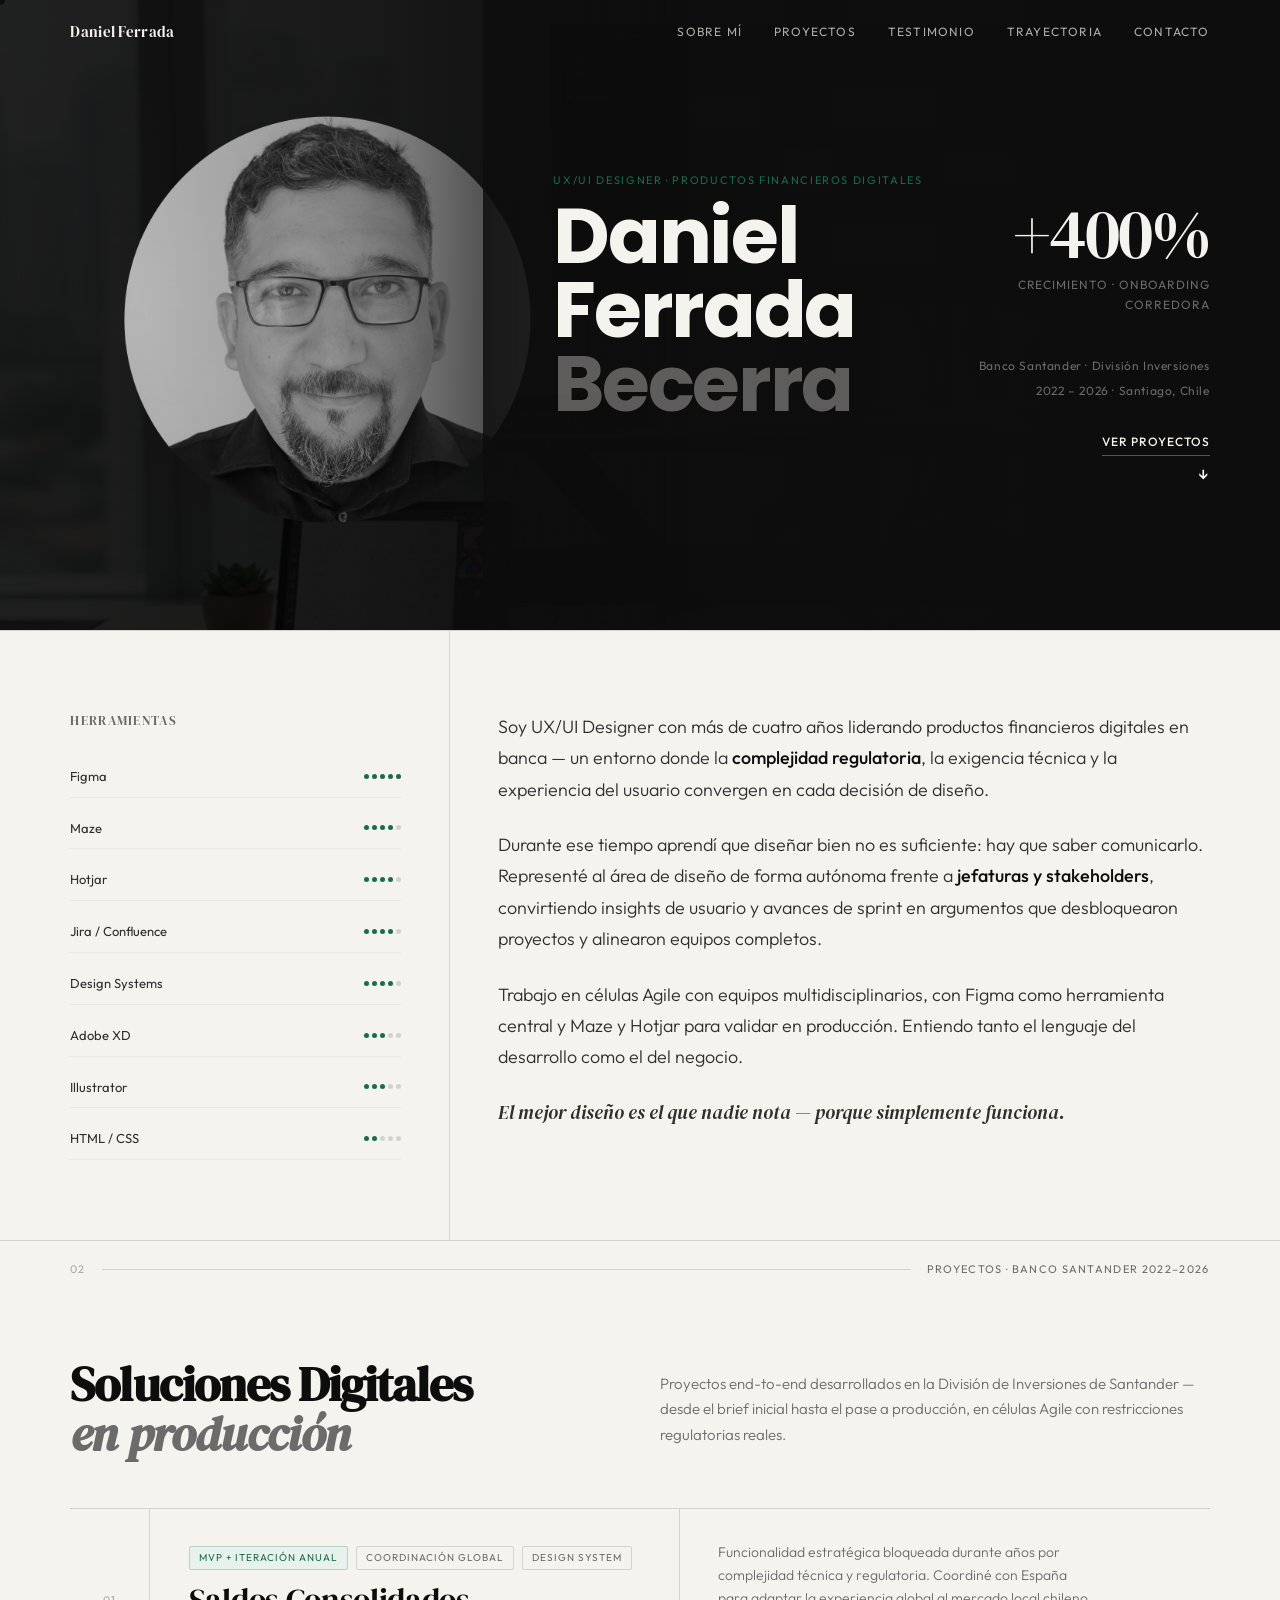
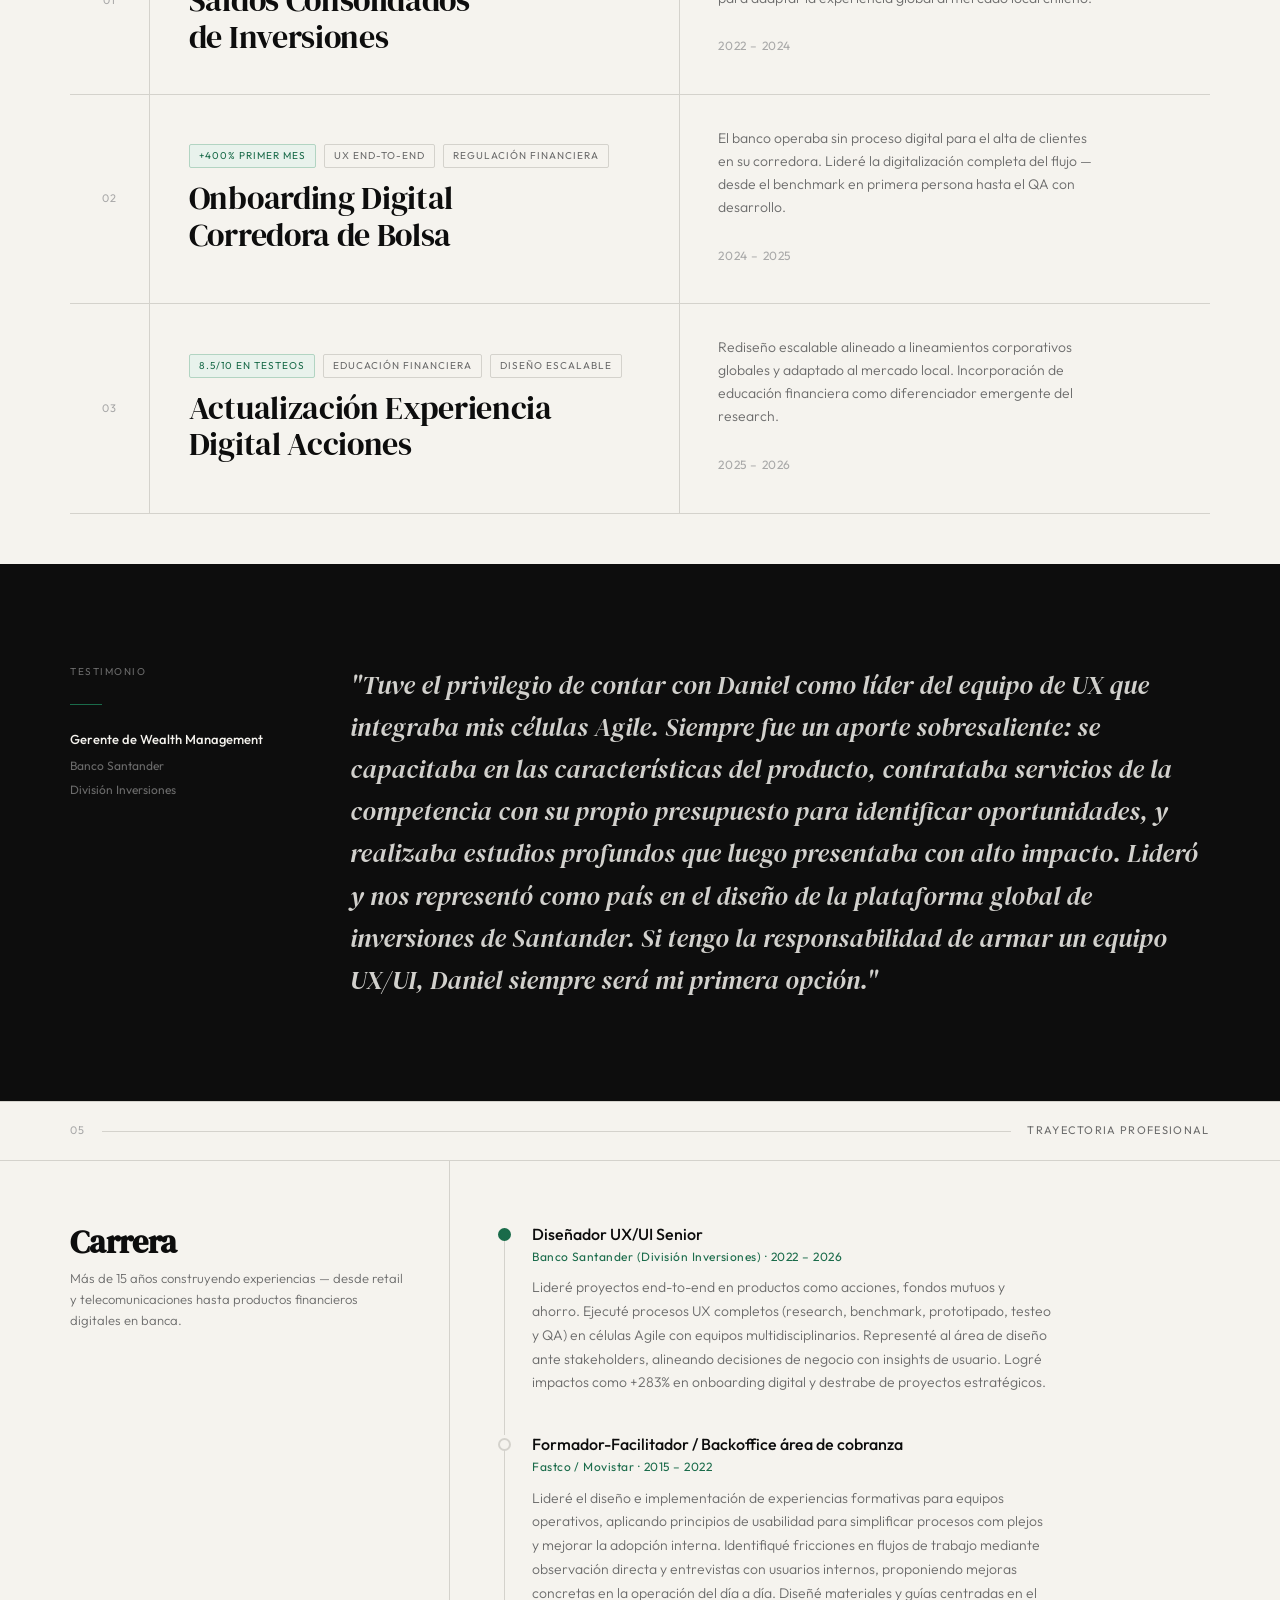
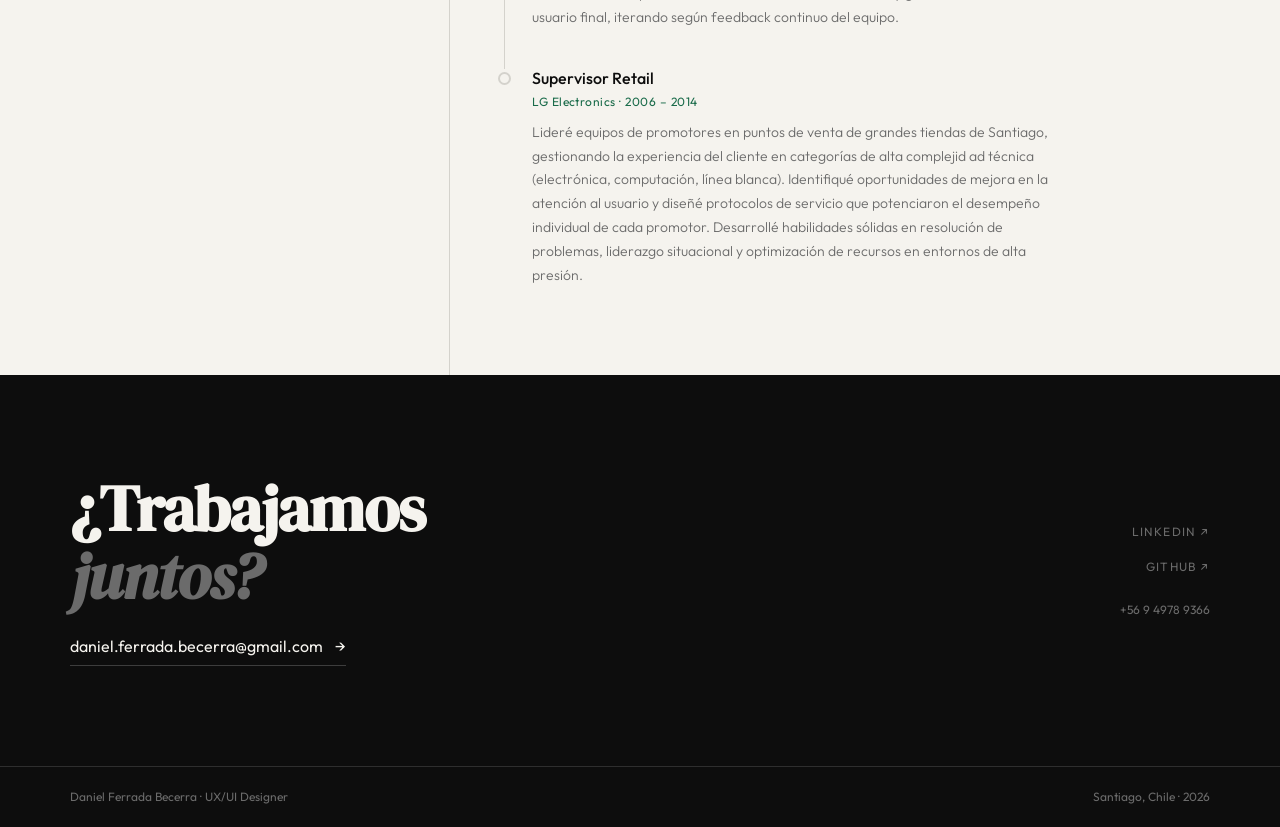
<file: index.html>
<!DOCTYPE html>
<html lang="es">
<head>
  <meta charset="UTF-8"/>
  <meta name="viewport" content="width=device-width, initial-scale=1.0"/>
  <title>Daniel Ferrada · UX/UI Designer · Productos Financieros Digitales</title>
  <meta name="description" content="UX/UI Designer especializado en productos financieros digitales. Más de 4 años liderando proyectos end-to-end en banca — acciones, fondos mutuos y productos de ahorro."/>
  <meta name="keywords" content="UX designer, UI designer, productos financieros digitales, banca, fintech, Figma, Design System, Agile, inversiones, Santiago Chile"/>
  <link rel="preconnect" href="https://fonts.googleapis.com"/>
  <link rel="preconnect" href="https://fonts.gstatic.com" crossorigin/>
  <link href="https://fonts.googleapis.com/css2?family=DM+Serif+Display:ital@0;1&family=Outfit:wght@300;400;500&family=Poppins:wght@300;400;500;600;700&display=swap" rel="stylesheet"/>
  <style>
    *, *::before, *::after { margin: 0; padding: 0; box-sizing: border-box; }

    :root {
      --black: #0d0d0d;
      --white: #f5f3ee;
      --gray-1: #1a1a1a;
      --gray-2: #2e2e2e;
      --gray-3: #6b6b6b;
      --gray-4: #a8a8a8;
      --gray-5: #d4d2cc;
      --gray-6: #eae8e2;
      --accent: #1a6b4a;
      --accent-light: #e8f2ec;
      --serif: 'DM Serif Display', Georgia, serif;
      --sans: 'Outfit', system-ui, sans-serif;
      --section-gutter: clamp(28px, 5.5vw, 104px);
    }

    html { scroll-behavior: smooth; }

    body {
      background: var(--white);
      color: var(--black);
      font-family: var(--sans);
      font-size: 15px;
      line-height: 1.6;
      cursor: none;
      overflow-x: hidden;
    }

    /* ── Cursor ── */
    #cursor {
      width: 10px; height: 10px;
      background: var(--black);
      border-radius: 50%;
      position: fixed;
      top: 0; left: 0;
      pointer-events: none;
      z-index: 9999;
      transition: transform .15s ease, background .2s;
      transform: translate(-50%, -50%);
    }
    #cursor.hover { transform: translate(-50%,-50%) scale(3.5); background: var(--accent); opacity: .5; }

    /* ── Nav ── */
    nav {
      position: fixed; top: 0; left: 0; right: 0;
      z-index: 100;
      display: flex; align-items: center; justify-content: space-between;
      padding: 20px var(--section-gutter);
      transition: background .3s, padding .3s, box-shadow .3s;
    }
    nav.scrolled {
      background: var(--black);
      padding: 14px var(--section-gutter);
      box-shadow: 0 1px 0 rgba(255,255,255,.06);
    }
    .nav-logo {
      font-family: var(--serif);
      font-size: 15px;
      color: var(--white);
      text-decoration: none;
      letter-spacing: .02em;
    }
    .nav-links { display: flex; gap: 32px; }
    .nav-links a {
      font-size: 12px;
      font-weight: 400;
      letter-spacing: .1em;
      text-transform: uppercase;
      color: var(--white);
      text-decoration: none;
      opacity: .7;
      transition: opacity .2s;
    }
    .nav-links a:hover { opacity: 1; }

    /* ── Foto perfil ── */
    .about-photo {
      width: 88px; height: 88px;
      border-radius: 50%;
      object-fit: cover;
      border: 2px solid var(--gray-5);
      display: block;
      margin-bottom: 28px;
      filter: grayscale(20%);
    }
    .about-photo-placeholder {
      width: 88px; height: 88px;
      border-radius: 50%;
      background: var(--gray-6);
      border: 2px solid var(--gray-5);
      display: flex; align-items: center; justify-content: center;
      margin-bottom: 28px;
      font-size: 28px;
      font-family: var(--serif);
      color: var(--gray-4);
      font-weight: 400;
    }

    /* ── Hero ── */
    #hero {
      min-height: 70vh;
      background: var(--black);
      background-image: url('Assets/img/portada-bg02.png');
      background-size: cover;
      background-position: left center;
      display: grid;
      grid-template-columns: minmax(0, 2fr) minmax(0, 3fr);
      align-items: stretch;
      position: relative;
      overflow: hidden;
    }
    #hero::before {
      content: '';
      position: absolute; inset: 0;
      /* Degradado más pronto a oscuro para que el retrato no compita con el texto (~1200–1400px) */
      background: linear-gradient(
        to right,
        rgba(13,13,13,.14) 0%,
        rgba(13,13,13,.42) 28%,
        rgba(13,13,13,.82) 42%,
        rgba(13,13,13,.96) 52%,
        rgba(13,13,13,1) 100%
      );
      z-index: 1;
    }
    .hero-bg-text { display: none; }
    .hero-left {
      position: relative; z-index: 2;
      display: block;
    }
    .hero-eyebrow {
      font-size: 11px;
      font-weight: 400;
      line-height: 1.2;
      letter-spacing: .15em;
      text-transform: uppercase;
      color: var(--accent);
      opacity: 0;
      animation: fadeUp .8s .2s forwards;
    }
    .hero-title {
      font-family: 'Poppins', system-ui, sans-serif;
      line-height: 1;
      letter-spacing: -.02em;
      margin-bottom: 28px;
      opacity: 0;
      animation: fadeUp .9s .4s forwards;
    }
    .hero-title .name-bold {
      display: block;
      font-size: clamp(12px, 7vw, 78px);
      line-height: .95;
      letter-spacing: -.03em;
      color: var(--white);
      font-style: normal !important;
      font-family: 'Poppins', system-ui, sans-serif !important;
    }
    .hero-title .name-light {
      display: block;
      font-size: clamp(12px, 7vw, 78px);
      line-height: .95;
      letter-spacing: -.03em;
      color: var(--white);
      font-style: normal !important;
      font-family: 'Poppins', system-ui, sans-serif !important;
      opacity: .35;
    }
    .hero-cta {
      display: inline-flex; align-items: center; gap: 12px;
      font-size: 12px;
      font-weight: 500;
      letter-spacing: .08em;
      text-transform: uppercase;
      color: var(--white);
      text-decoration: none;
      border-bottom: 1px solid rgba(255,255,255,.3);
      padding-bottom: 4px;
      transition: border-color .2s, gap .2s;
      opacity: 0;
      animation: fadeUp .8s .6s forwards;
    }
    .hero-cta:hover { border-color: var(--white); gap: 20px; color: var(--white); text-decoration: none; }
    .hero-cta-arrow { font-size: 16px; line-height: 1; transition: transform .2s ease; }
    .hero-stat-meta .hero-cta {
      display: inline-flex;
      flex-direction: column;
      align-items: flex-end;
      gap: 10px;
      border-bottom: none;
      padding-top: 20px;
      padding-bottom: 0;
    }
    .hero-stat-meta .hero-cta .hero-cta-label {
      border-bottom: 1px solid rgba(255,255,255,.3);
      padding-bottom: 4px;
      transition: border-color .2s;
    }
    .hero-stat-meta .hero-cta:hover {
      gap: 14px;
      border-color: transparent;
    }
    .hero-stat-meta .hero-cta:hover .hero-cta-label { border-color: var(--white); }
    .hero-stat-meta .hero-cta:hover .hero-cta-arrow { transform: translateY(4px); }

    .hero-right {
      position: relative; z-index: 2;
      display: flex;
      flex-direction: column;
      justify-content: center;
      align-items: flex-start;
      padding: 110px var(--section-gutter) 56px;
      padding-left: max(var(--section-gutter), clamp(32px, 4vw, 72px));
      gap: 0;
      opacity: 0;
      animation: fadeUp .8s .3s forwards;
      min-width: 0;
    }
    /* Velo local en el borde izquierdo del texto: evita que el retrato del fondo “pise” el título */
    .hero-right::before {
      content: '';
      position: absolute;
      top: 0;
      left: 0;
      bottom: 0;
      width: min(160px, 18vw);
      background: linear-gradient(to right, rgba(13,13,13,.85), rgba(13,13,13,0));
      pointer-events: none;
      z-index: 0;
    }
    .hero-right > * { position: relative; z-index: 1; }
    .hero-right .hero-eyebrow { margin-bottom: 12px; padding-bottom: 0; }
    .hero-title-stat-row {
      display: flex;
      flex-direction: row;
      flex-wrap: wrap;
      align-items: flex-start;
      gap: 28px 48px;
      width: 100%;
      margin-bottom: 28px;
    }
    .hero-title-stat-row .hero-title {
      margin-top: 0;
      margin-bottom: 0;
      flex: 1 1 min(100%, 320px);
      min-width: 0;
    }
    .hero-stat-meta {
      display: flex;
      flex-direction: column;
      align-items: flex-end;
      align-self: flex-start;
      gap: 12px;
      flex: 0 1 auto;
      max-width: 280px;
    }
    .hero-stat-meta .hero-stat,
    .hero-stat-meta .hero-meta {
      margin-bottom: 0;
    }
    .hero-stat-meta .hero-stat {
      width: 100%;
      text-align: right;
    }
    .hero-stat {
      margin-bottom: 24px;
    }
    .hero-stat-num {
      font-family: var(--serif);
      font-size: clamp(42px, 5.5vw, 72px);
      color: var(--white);
      line-height: 1;
      letter-spacing: -.03em;
    }
    .hero-stat-label {
      font-size: 11px;
      color: var(--gray-3);
      letter-spacing: .08em;
      text-transform: uppercase;
      margin-top: 4px;
    }
    .hero-meta {
      display: flex; flex-direction: column; gap: 4px;
      padding-top: 30px;
      width: 100%;
      margin-bottom: 28px;
    }
    .hero-meta span {
      font-size: 12px;
      color: var(--gray-3);
      letter-spacing: .04em;
    }
    .hero-scroll-hint { display: none; }
    .scroll-line { display: none; }
    .hero-stat-num {
      font-family: var(--serif);
      font-size: clamp(42px, 5.5vw, 72px);
      color: var(--white);
      line-height: 1;
      letter-spacing: -.03em;
    }
    .hero-stat-label {
      font-size: 12px;
      color: var(--gray-3);
      letter-spacing: .08em;
      text-transform: uppercase;
      margin-top: 6px;
    }
    .hero-meta {
      display: flex; flex-direction: column; gap: 6px;
      text-align: right;
    }
    .hero-meta span {
      font-size: 12px;
      color: var(--gray-3);
      letter-spacing: .05em;
    }
    .hero-scroll-hint {
      position: absolute; bottom: 32px; left: 50%;
      transform: translateX(-50%);
      display: flex; flex-direction: column; align-items: center; gap: 8px;
      opacity: 0;
      animation: fadeIn 1s 1.2s forwards;
    }
    .hero-scroll-hint span { font-size: 10px; color: var(--gray-3); letter-spacing: .15em; text-transform: uppercase; }
    .scroll-line {
      width: 1px; height: 40px;
      background: linear-gradient(to bottom, var(--gray-3), transparent);
      animation: scrollPulse 2s ease-in-out infinite;
    }

    /* ── About ── */
    #about {
      display: grid;
      grid-template-columns: 1fr 2fr;
      gap: 0;
      border-top: 1px solid var(--gray-5);
      padding-left: var(--section-gutter);
      padding-right: var(--section-gutter);
    }
    .about-left {
      padding: 80px 48px 80px 0;
      border-right: 1px solid var(--gray-5);
    }
    .about-left h2 {
      font-family: var(--serif);
      font-size: 13px;
      font-weight: 400;
      letter-spacing: .1em;
      text-transform: uppercase;
      color: var(--gray-3);
      margin-bottom: 24px;
    }
    .about-tools { display: flex; flex-direction: column; gap: 10px; }
    .tool-item {
      display: flex; align-items: center; justify-content: space-between;
      font-size: 13px;
      padding: 10px 0;
      border-bottom: 1px solid var(--gray-6);
      color: var(--gray-2);
    }
    .tool-level {
      display: flex; gap: 3px;
    }
    .tool-dot {
      width: 5px; height: 5px;
      border-radius: 50%;
      background: var(--gray-5);
    }
    .tool-dot.on { background: var(--accent); }

    .about-right {
      padding: 80px 0 80px 48px;
    }
    .about-right p {
      font-size: clamp(17px, 1.4vw, 20px);
      line-height: 1.75;
      color: var(--gray-2);
      margin-bottom: 1.5rem;
      font-weight: 300;
    }
    .about-right p strong { font-weight: 500; color: var(--black); }
    .about-right p em { font-style: italic; font-family: var(--serif); font-size: 1.05em; }

    /* ── Section label ── */
    .section-marker {
      display: flex; align-items: center; gap: 16px;
      margin-bottom: 0;
      border-top: 1px solid var(--gray-5);
      padding: 20px var(--section-gutter);
    }
    .section-marker-num { font-size: 11px; color: var(--gray-4); letter-spacing: .1em; }
    .section-marker-line { flex: 1; height: 1px; background: var(--gray-5); }
    .section-marker-title { font-size: 11px; letter-spacing: .12em; text-transform: uppercase; color: var(--gray-3); }

    /* ── Casos ── */
    #casos {
      background: var(--white);
      padding-left: var(--section-gutter);
      padding-right: var(--section-gutter);
      padding-bottom: 50px;
    }

    .casos-header {
      padding: 60px 0 48px;
      display: grid;
      grid-template-columns: 1fr 1fr;
      align-items: center;
      gap: 40px;
      border-bottom: 1px solid var(--gray-5);
    }
    .casos-header h2 {
      font-family: var(--serif);
      font-size: clamp(40px, 5vw, 48px);
      line-height: 1.05;
      letter-spacing: -.02em;
    }
    .casos-header p {
      font-size: 15px;
      color: var(--gray-3);
      line-height: 1.7;
      font-weight: 300;
    }

    .caso-row {
      display: grid;
      grid-template-columns: 80px 1fr 1fr;
      align-items: stretch;
      border-bottom: 1px solid var(--gray-5);
      cursor: pointer;
      transition: background .2s;
      min-height: 120px;
    }
    .caso-row:hover { background: var(--gray-6); }
    .caso-row:hover .caso-arrow { opacity: 1; transform: translateX(0); }

    .caso-index {
      display: flex; align-items: center; justify-content: center;
      border-right: 1px solid var(--gray-5);
      font-size: 11px;
      color: var(--gray-4);
      letter-spacing: .1em;
      font-weight: 400;
    }
    .caso-info {
      padding: 32px clamp(20px, 3vw, 40px);
      border-right: 1px solid var(--gray-5);
      display: flex; flex-direction: column; justify-content: center;
    }
    .caso-tag-row { display: flex; gap: 8px; flex-wrap: wrap; margin-bottom: 12px; }
    .caso-tag {
      font-size: 10px;
      letter-spacing: .1em;
      text-transform: uppercase;
      color: var(--gray-3);
      border: 1px solid var(--gray-5);
      padding: 3px 9px;
      border-radius: 2px;
    }
    .caso-tag.accent { background: var(--accent-light); border-color: #b2d4c2; color: var(--accent); }
    .caso-title-row {
      font-family: var(--serif);
      font-size: clamp(22px, 2.5vw, 32px);
      line-height: 1.15;
      letter-spacing: -.01em;
      color: var(--black);
    }
    .caso-right {
      padding: 32px clamp(20px, 3vw, 40px);
      display: flex; flex-direction: column; justify-content: space-between;
    }
    .caso-desc {
      font-size: 14px;
      color: var(--gray-3);
      line-height: 1.65;
      font-weight: 300;
      max-width: 380px;
    }
    .caso-bottom {
      display: flex; align-items: center; justify-content: space-between;
      margin-top: 20px;
    }
    .caso-year { font-size: 12px; color: var(--gray-4); letter-spacing: .05em; }
    .caso-arrow {
      font-size: 20px;
      color: var(--accent);
      opacity: 0;
      transform: translateX(-8px);
      transition: opacity .2s, transform .2s;
    }

    /* ── Modal de caso ── */
    .modal-overlay {
      display: none;
      position: fixed; inset: 0;
      background: rgba(13,13,13,.85);
      z-index: 200;
      align-items: flex-start;
      justify-content: center;
      overflow-y: auto;
      padding: 60px var(--section-gutter);
      backdrop-filter: blur(4px);
    }
    .modal-overlay.open { display: flex; }
    .modal-panel {
      background: var(--white);
      width: 100%; max-width: 800px;
      border-radius: 2px;
      overflow: hidden;
      animation: slideUp .35s ease;
    }
    .modal-top-bar {
      display: flex; align-items: center; justify-content: space-between;
      padding: 20px var(--section-gutter);
      border-bottom: 1px solid var(--gray-5);
    }
    .modal-top-label { font-size: 11px; letter-spacing: .12em; text-transform: uppercase; color: var(--gray-3); }
    .modal-close {
      width: 32px; height: 32px;
      display: flex; align-items: center; justify-content: center;
      background: none; border: 1px solid var(--gray-5);
      border-radius: 50%; cursor: none;
      font-size: 16px; color: var(--gray-2);
      transition: background .15s;
    }
    .modal-close:hover { background: var(--gray-6); }
    .modal-img-slot {
      width: 100%;
      min-height: 360px;
      background: var(--black);
      display: flex; align-items: center; justify-content: center;
      position: relative; overflow: hidden;
    }
    .modal-img-slot:has(> img) {
      height: 320px;
      min-height: 320px;
    }
    .modal-img-slot img { width: 100%; height: 100%; object-fit: cover; display: block; }
    .modal-img-placeholder {
      display: flex;
      flex-direction: column;
      align-items: center;
      justify-content: center;
      gap: 14px;
      max-width: 38em;
      text-align: center;
      padding: 28px var(--section-gutter);
    }
    .modal-img-placeholder-title {
      font-size: 13px;
      font-weight: 600;
      letter-spacing: .05em;
      line-height: 1.35;
      color: rgba(255,255,255,.58);
    }
    .modal-img-placeholder-desc {
      font-size: 12px;
      font-weight: 400;
      letter-spacing: .02em;
      line-height: 1.65;
      color: rgba(255,255,255,.4);
      margin: 0;
    }
    .modal-img-caption {
      position: absolute; bottom: 0; left: 0; right: 0;
      padding: 12px var(--section-gutter);
      background: linear-gradient(transparent, rgba(0,0,0,.6));
      font-size: 12px; color: rgba(255,255,255,.6); letter-spacing: .05em;
    }
    .modal-body-content { padding: 40px var(--section-gutter) 56px; }
    .modal-kpis {
      display: flex; gap: 32px;
      padding: 24px 0;
      border-top: 1px solid var(--gray-5);
      border-bottom: 1px solid var(--gray-5);
      margin-bottom: 36px;
    }
    .kpi-num {
      font-family: var(--serif);
      font-size: 36px;
      line-height: 1;
      color: var(--accent);
      letter-spacing: -.02em;
    }
    .kpi-label { font-size: 11px; color: var(--gray-3); letter-spacing: .08em; text-transform: uppercase; margin-top: 4px; }

    .modal-body-content h3 {
      font-family: var(--serif);
      font-size: 28px;
      letter-spacing: -.01em;
      margin-bottom: 24px;
      line-height: 1.2;
    }
    .modal-section-label {
      font-size: 10px; font-weight: 500;
      letter-spacing: .15em; text-transform: uppercase;
      color: var(--gray-3);
      margin-bottom: 10px;
    }
    .modal-section p {
      font-size: 15px; color: var(--gray-2);
      line-height: 1.75; font-weight: 300;
    }
    .modal-section p strong { font-weight: 500; color: var(--black); }
    .modal-result-box {
      background: var(--black);
      color: var(--white);
      padding: 28px 32px;
      border-radius: 2px;
      margin-top: 8px;
    }
    .modal-result-box p { font-size: 15px; color: rgba(255,255,255,.75); line-height: 1.7; font-weight: 300; }
    .modal-result-box p strong { color: var(--white); font-weight: 500; }

    /* ── Testimonio ── */
    #testimonio {
      background: var(--black);
      padding: 100px var(--section-gutter);
      display: grid;
      grid-template-columns: 200px 1fr;
      gap: 80px;
      align-items: start;
    }
    .testimonio-left-label {
      font-size: 10px; letter-spacing: .15em; text-transform: uppercase;
      color: var(--gray-3); margin-bottom: 24px;
    }
    .testimonio-left-rule { width: 32px; height: 1px; background: var(--accent); margin-bottom: 24px; }
    .testimonio-left-author strong {
      font-size: 13px; color: var(--white); display: block; margin-bottom: 4px; font-weight: 500;
    }
    .testimonio-left-author span { font-size: 12px; color: var(--gray-3); }
    .testimonio-right blockquote {
      font-family: var(--serif);
      font-size: clamp(20px, 2vw, 26px);
      color: rgba(245,243,238,.85);
      line-height: 1.65;
      font-weight: 400;
      font-style: italic;
      border: none;
      padding: 0;
    }
    .testimonio-right blockquote::before { content: none; }

    /* ── Formación ── */
    #formacion {
      border-top: 1px solid var(--gray-5);
      padding-left: var(--section-gutter);
      padding-right: var(--section-gutter);
    }
    .formacion-header {
      padding: 48px 0 32px;
      display: flex; align-items: baseline; justify-content: space-between;
      border-bottom: 1px solid var(--gray-5);
    }
    .formacion-header h2 {
      font-family: var(--serif);
      font-size: 32px; letter-spacing: -.01em;
    }
    .formacion-header p { font-size: 13px; color: var(--gray-3); }
    .formacion-grid {
      display: grid;
      grid-template-columns: repeat(2, 1fr);
    }
    .formacion-item {
      padding: 36px 32px;
      border-right: 1px solid var(--gray-5);
      border-bottom: 1px solid var(--gray-5);
      display: flex; flex-direction: column; justify-content: space-between;
      min-height: 200px;
    }
    .formacion-item:nth-child(even) { border-right: none; }
    .formacion-tipo { font-size: 10px; letter-spacing: .12em; text-transform: uppercase; color: var(--gray-4); margin-bottom: 10px; }
    .formacion-nombre {
      font-family: var(--serif);
      font-size: 22px; line-height: 1.2;
      letter-spacing: -.01em;
      margin-bottom: 10px;
    }
    .formacion-sub { font-size: 13px; color: var(--gray-3); font-weight: 300; }
    .formacion-links { display: flex; gap: 12px; margin-top: 20px; }
    .formacion-link {
      font-size: 11px; letter-spacing: .08em; text-transform: uppercase;
      color: var(--gray-2); text-decoration: none;
      border-bottom: 1px solid var(--gray-4);
      padding-bottom: 2px;
      transition: color .15s, border-color .15s;
    }
    .formacion-link:hover { color: var(--accent); border-color: var(--accent); }

    /* ── Contacto ── */
    #contacto {
      background: var(--black);
      padding: 100px var(--section-gutter);
      display: flex; align-items: center; justify-content: space-between;
      flex-wrap: wrap; gap: 40px;
    }
    .contacto-left h2 {
      font-family: var(--serif);
      font-size: clamp(36px, 5vw, 64px);
      color: var(--white);
      line-height: 1.05;
      letter-spacing: -.02em;
      margin-bottom: 24px;
    }
    .contacto-left h2 em { color: var(--gray-3); font-style: italic; }
    .contact-email {
      display: inline-flex; align-items: center; gap: 12px;
      font-size: 16px; font-weight: 400;
      color: var(--white);
      text-decoration: none;
      border-bottom: 1px solid rgba(255,255,255,.2);
      padding-bottom: 6px;
      transition: border-color .2s, gap .2s;
    }
    .contact-email:hover { border-color: var(--white); gap: 20px; color: var(--white); }
    .contacto-right { display: flex; flex-direction: column; gap: 16px; align-items: flex-end; }
    .contact-link {
      font-size: 12px; letter-spacing: .1em; text-transform: uppercase;
      color: var(--gray-3); text-decoration: none;
      display: flex; align-items: center; gap: 8px;
      transition: color .15s;
    }
    .contact-link:hover { color: var(--white); }

    /* ── Footer ── */
    footer {
      background: var(--black);
      border-top: 1px solid var(--gray-2);
      padding: 20px var(--section-gutter);
      display: flex; align-items: center; justify-content: space-between;
    }
    footer span { font-size: 12px; color: var(--gray-3); }

    /* ── Trayectoria ── */
    #trayectoria {
      background: var(--white);
      border-top: 1px solid var(--gray-5);
      padding-left: var(--section-gutter);
      padding-right: var(--section-gutter);
    }
    .trayectoria-inner {
      display: grid;
      grid-template-columns: 1fr 2fr;
      gap: 0;
    }
    .trayectoria-left {
      padding: 64px 40px 64px 0;
      border-right: 1px solid var(--gray-5);
    }
    .trayectoria-left h2 {
      font-family: var(--serif);
      font-size: 32px;
      letter-spacing: -.01em;
      line-height: 1.1;
      margin-bottom: 8px;
    }
    .trayectoria-left p {
      font-size: 13px;
      color: var(--gray-3);
      font-weight: 300;
      line-height: 1.6;
    }
    .trayectoria-right { padding: 64px 0 48px 48px; }
    .tray-item {
      display: grid;
      grid-template-columns: 14px 1fr;
      gap: 20px;
      padding-bottom: 40px;
      position: relative;
    }
    .tray-item:not(:last-child)::after {
      content: '';
      position: absolute;
      left: 6px; top: 14px;
      width: 1px;
      height: calc(100% - 14px);
      background: var(--gray-5);
    }
    .tray-dot {
      width: 13px; height: 13px;
      border-radius: 50%;
      background: var(--white);
      border: 2px solid var(--gray-5);
      margin-top: 3px;
      flex-shrink: 0;
      position: relative; z-index: 1;
      transition: border-color .2s, background .2s;
    }
    .tray-item:first-child .tray-dot {
      border-color: var(--accent);
      background: var(--accent);
    }
    .tray-role {
      font-size: 16px;
      font-weight: 500;
      color: var(--black);
      margin-bottom: 3px;
      line-height: 1.2;
    }
    .tray-company {
      font-size: 12px;
      color: var(--accent);
      letter-spacing: .04em;
      margin-bottom: 10px;
    }
    .tray-desc {
      font-size: 14px;
      color: var(--gray-3);
      line-height: 1.7;
      font-weight: 300;
      max-width: 520px;
    }

    @media (max-width: 768px) {
      .trayectoria-inner { grid-template-columns: 1fr; }
      .trayectoria-left { border-right: none; border-bottom: 1px solid var(--gray-5); padding: 40px 0; }
      .trayectoria-right { padding: 40px 0; }
    }

    /* ── Animations ── */
    @keyframes fadeUp {
      from { opacity: 0; transform: translateY(24px); }
      to   { opacity: 1; transform: translateY(0); }
    }
    @keyframes fadeIn {
      from { opacity: 0; } to { opacity: 1; }
    }
    @keyframes slideUp {
      from { opacity: 0; transform: translateY(32px); }
      to   { opacity: 1; transform: translateY(0); }
    }
    @keyframes scrollPulse {
      0%,100% { opacity: .3; } 50% { opacity: 1; }
    }

    .reveal {
      opacity: 0; transform: translateY(20px);
      transition: opacity .7s ease, transform .7s ease;
    }
    .reveal.visible { opacity: 1; transform: translateY(0); }

    /* Hero en portátiles / ~1100–1400px: más ancho útil para texto, menos choque imagen–copia */
    @media (max-width: 1400px) and (min-width: 769px) {
      #hero {
        grid-template-columns: minmax(0, 1fr) minmax(0, 1.65fr);
      }
      .hero-right::before {
        width: min(200px, 24vw);
      }
    }

    /* ── Responsive ── */
    @media (max-width: 768px) {
      nav { padding: 18px var(--section-gutter); }
      .nav-links { display: none; }
      #hero {
        grid-template-columns: 1fr;
        background-position: center top;
        min-height: min(85vh, 900px);
      }
      #hero::before { background: linear-gradient(to bottom, rgba(13,13,13,.4) 0%, rgba(13,13,13,.97) 50%); }
      .hero-left { display: none; }
      .hero-right::before { display: none; }
      .hero-right {
        width: 100%;
        max-width: 100%;
        min-width: 0;
        box-sizing: border-box;
        padding: 92px var(--section-gutter) 48px;
        padding-left: var(--section-gutter);
        align-items: stretch;
        margin-top: 40px;
      }
      /* nowrap evita que flex-wrap cree 2 columnas (título | stats) en pantallas bajas */
      .hero-title-stat-row {
        flex-direction: column;
        flex-wrap: nowrap;
        align-items: stretch;
        gap: 28px;
        width: 100%;
        max-width: 100%;
      }
      .hero-title-stat-row .hero-title {
        flex: 0 0 auto;
        width: 100%;
        max-width: 100%;
      }
      .hero-title .name-bold,
      .hero-title .name-light {
        font-size: clamp(28px, 9vw, 52px);
        word-break: break-word;
      }
      .hero-title-stat-row .hero-stat-meta {
        width: 100%;
        max-width: none;
        align-self: stretch;
        align-items: stretch;
      }
      .hero-stat-meta .hero-stat {
        width: 100%;
        text-align: left;
      }
      .hero-stat-meta .hero-stat-num {
        font-size: clamp(32px, 14vw, 56px);
      }
      .hero-stat-meta .hero-meta {
        text-align: left;
        padding-top: 20px;
      }
      .hero-stat-meta .hero-meta span {
        display: block;
        overflow-wrap: anywhere;
      }
      .hero-stat-meta .hero-cta {
        align-items: flex-start;
        align-self: flex-start;
        padding-top: 16px;
      }
      .hero-stat { text-align: left; }
      #about { grid-template-columns: 1fr; }
      .about-left { border-right: none; border-bottom: 1px solid var(--gray-5); padding: 48px 0; }
      .about-right { padding: 48px 0; }
      .section-marker { padding: 16px var(--section-gutter); }
      .casos-header { grid-template-columns: 1fr; padding: 40px 0 32px; }
      .caso-row { grid-template-columns: 48px 1fr; }
      .caso-right { display: none; }
      .caso-info { padding: 24px 16px; }
      #testimonio { grid-template-columns: 1fr; padding: 60px var(--section-gutter); gap: 32px; }
      .formacion-header { padding: 32px 0; flex-direction: column; gap: 8px; }
      .formacion-grid { grid-template-columns: 1fr; }
      .formacion-item { border-right: none; padding: 28px 0; }
      #contacto { padding: 60px var(--section-gutter); flex-direction: column; align-items: flex-start; }
      .contacto-right { align-items: flex-start; }
      footer { padding: 16px var(--section-gutter); flex-direction: column; gap: 8px; text-align: center; }
      .modal-overlay { padding: 0; align-items: flex-end; }
      .modal-panel { border-radius: 12px 12px 0 0; max-height: 92vh; overflow-y: auto; }
      .modal-body-content { padding: 28px var(--section-gutter) 40px; }
      .modal-top-bar { padding: 16px var(--section-gutter); }
      #testimonio blockquote { font-size: 18px; }
    }
  </style>
</head>
<body>

  <div id="cursor"></div>

  <!-- Nav -->
  <nav>
    <a href="#hero" class="nav-logo">Daniel Ferrada</a>
    <div class="nav-links">
      <a href="#about">Sobre mí</a>
      <a href="#casos">Proyectos</a>
      <a href="#testimonio">Testimonio</a>
      <a href="#trayectoria">Trayectoria</a>
      <a href="#contacto">Contacto</a>
    </div>
  </nav>

  <!-- Hero -->
  <section id="hero">
    <div class="hero-left"></div>
    <div class="hero-right">
      <div class="hero-eyebrow">UX/UI Designer · Productos financieros digitales</div>
      <div class="hero-title-stat-row">
        <h1 class="hero-title">
          <span class="name-bold">Daniel <br> Ferrada</span>
          <span class="name-light">Becerra</span>
        </h1>
        <div class="hero-stat-meta">
          <div class="hero-stat">
            <div class="hero-stat-num">+400%</div>
            <div class="hero-stat-label">Crecimiento · Onboarding Corredora</div>
          </div>
          <div class="hero-meta">
            <span>Banco Santander · División Inversiones</span>
            <span>2022 – 2026 · Santiago, Chile</span>
          </div>
          <a href="#casos" class="hero-cta">
            <span class="hero-cta-label">Ver proyectos</span>
            <span class="hero-cta-arrow" aria-hidden="true">↓</span>
          </a>
        </div>
      </div>
    </div>

  </section>

  <!-- About -->
  <section id="about">
    <div class="about-left reveal">
      <h2>Herramientas</h2>
      <div class="about-tools">
        <div class="tool-item">Figma <div class="tool-level"><div class="tool-dot on"></div><div class="tool-dot on"></div><div class="tool-dot on"></div><div class="tool-dot on"></div><div class="tool-dot on"></div></div></div>
        <div class="tool-item">Maze <div class="tool-level"><div class="tool-dot on"></div><div class="tool-dot on"></div><div class="tool-dot on"></div><div class="tool-dot on"></div><div class="tool-dot"></div></div></div>
        <div class="tool-item">Hotjar <div class="tool-level"><div class="tool-dot on"></div><div class="tool-dot on"></div><div class="tool-dot on"></div><div class="tool-dot on"></div><div class="tool-dot"></div></div></div>
        <div class="tool-item">Jira / Confluence <div class="tool-level"><div class="tool-dot on"></div><div class="tool-dot on"></div><div class="tool-dot on"></div><div class="tool-dot on"></div><div class="tool-dot"></div></div></div>
        <div class="tool-item">Design Systems <div class="tool-level"><div class="tool-dot on"></div><div class="tool-dot on"></div><div class="tool-dot on"></div><div class="tool-dot on"></div><div class="tool-dot"></div></div></div>
        <div class="tool-item">Adobe XD <div class="tool-level"><div class="tool-dot on"></div><div class="tool-dot on"></div><div class="tool-dot on"></div><div class="tool-dot"></div><div class="tool-dot"></div></div></div>
        <div class="tool-item">Illustrator <div class="tool-level"><div class="tool-dot on"></div><div class="tool-dot on"></div><div class="tool-dot on"></div><div class="tool-dot"></div><div class="tool-dot"></div></div></div>
        <div class="tool-item">HTML / CSS <div class="tool-level"><div class="tool-dot on"></div><div class="tool-dot on"></div><div class="tool-dot"></div><div class="tool-dot"></div><div class="tool-dot"></div></div></div>
      </div>
    </div>
    <div class="about-right reveal">
      <p>Soy UX/UI Designer con más de cuatro años liderando productos financieros digitales en banca — un entorno donde la <strong>complejidad regulatoria</strong>, la exigencia técnica y la experiencia del usuario convergen en cada decisión de diseño.</p>
      <p>Durante ese tiempo aprendí que diseñar bien no es suficiente: hay que saber comunicarlo. Representé al área de diseño de forma autónoma frente a <strong>jefaturas y stakeholders</strong>, convirtiendo insights de usuario y avances de sprint en argumentos que desbloquearon proyectos y alinearon equipos completos.</p>
      <p>Trabajo en células Agile con equipos multidisciplinarios, con Figma como herramienta central y Maze y Hotjar para validar en producción. Entiendo tanto el lenguaje del desarrollo como el del negocio.</p>
      <p><em>El mejor diseño es el que nadie nota — porque simplemente funciona.</em></p>
    </div>
  </section>

  <!-- Trayectoria -->
  <!-- Casos -->
  <div class="section-marker reveal">
    <span class="section-marker-num">02</span>
    <div class="section-marker-line"></div>
    <span class="section-marker-title">Proyectos · Banco Santander 2022–2026</span>
  </div>

  <section id="casos">
    <div class="casos-header reveal">
      <h2>Soluciones Digitales<br><em style="font-style:italic;color:var(--gray-3);">en producción</em></h2>
      <p>Proyectos end-to-end desarrollados en la División de Inversiones de Santander — desde el brief inicial hasta el pase a producción, en células Agile con restricciones regulatorias reales.</p>
    </div>
   <!-- Caso 02 -->
   
    <div  class="caso-row reveal" onclick="window.open('saldos-consolidados.html', '_blank')">
      <div class="caso-index">01</div>
      <div class="caso-info">
        <div class="caso-tag-row">
          <span class="caso-tag accent">MVP + iteración anual</span>
          <span class="caso-tag">Coordinación global</span>
          <span class="caso-tag">Design System</span>
        </div>
        <div class="caso-title-row">Saldos Consolidados<br>de Inversiones</div>
      </div>
      <div class="caso-right">
        <p class="caso-desc">Funcionalidad estratégica bloqueada durante años por complejidad técnica y regulatoria. Coordiné con España para adaptar la experiencia global al mercado local chileno.</p>
        <div class="caso-bottom">
          <span class="caso-year">2022 – 2024</span>
          <span class="caso-arrow">→</span>
        </div>
      </div>
    </div>

    <!-- Caso 01 -->
    <div class="caso-row reveal" onclick="window.open('firma-contrato-corredora.html', '_blank')">
      <div class="caso-index">02</div>
      <div class="caso-info">
        <div class="caso-tag-row">
          <span class="caso-tag accent">+400% primer mes</span>
          <span class="caso-tag">UX end-to-end</span>
          <span class="caso-tag">Regulación financiera</span>
        </div>
        <div class="caso-title-row">Onboarding Digital<br>Corredora de Bolsa</div>
      </div>
      <div class="caso-right">
        <p class="caso-desc">El banco operaba sin proceso digital para el alta de clientes en su corredora. Lideré la digitalización completa del flujo — desde el benchmark en primera persona hasta el QA con desarrollo.</p>
        <div class="caso-bottom">
          <span class="caso-year">2024 – 2025</span>
          <span class="caso-arrow">→</span>
        </div>
      </div>
    </div>

 
   

    <!-- Caso 03 -->
    <div class="caso-row reveal" onclick="openModal('modal3')">
      <div class="caso-index">03</div>
      <div class="caso-info">
        <div class="caso-tag-row">
          <span class="caso-tag accent">8.5/10 en testeos</span>
          <span class="caso-tag">Educación financiera</span>
          <span class="caso-tag">Diseño escalable</span>
        </div>
        <div class="caso-title-row">Actualización Experiencia<br>Digital Acciones</div>
      </div>
      <div class="caso-right">
        <p class="caso-desc">Rediseño escalable alineado a lineamientos corporativos globales y adaptado al mercado local. Incorporación de educación financiera como diferenciador emergente del research.</p>
        <div class="caso-bottom">
          <span class="caso-year">2025 – 2026</span>
          <span class="caso-arrow">→</span>
        </div>
      </div>
    </div>
  </section>

  <!-- Testimonio -->
  <section id="testimonio">
    <div class="testimonio-left reveal">
      <div class="testimonio-left-label">Testimonio</div>
      <div class="testimonio-left-rule"></div>
      <div class="testimonio-left-author">
        <strong>Gerente de Wealth Management</strong>
        <span>Banco Santander<br>División Inversiones</span>
      </div>
    </div>
    <div class="testimonio-right reveal">
      <blockquote>
        "Tuve el privilegio de contar con Daniel como líder del equipo de UX que integraba mis células Agile. Siempre fue un aporte sobresaliente: se capacitaba en las características del producto, contrataba servicios de la competencia con su propio presupuesto para identificar oportunidades, y realizaba estudios profundos que luego presentaba con alto impacto. Lideró y nos representó como país en el diseño de la plataforma global de inversiones de Santander. Si tengo la responsabilidad de armar un equipo UX/UI, Daniel siempre será mi primera opción."
      </blockquote>
    </div>
  </section>

 

  <!-- Trayectoria -->
  <div class="section-marker reveal">
    <span class="section-marker-num">05</span>
    <div class="section-marker-line"></div>
    <span class="section-marker-title">Trayectoria profesional</span>
  </div>

  <section id="trayectoria">
    <div class="trayectoria-inner">
      <div class="trayectoria-left reveal">
        <h2>Carrera</h2>
        <p>Más de 15 años construyendo experiencias — desde retail y telecomunicaciones hasta productos financieros digitales en banca.</p>
      </div>
      <div class="trayectoria-right">
        <div class="tray-item reveal">
          <div class="tray-dot"></div>
          <div class="tray-content">
            <div class="tray-role">Diseñador UX/UI Senior</div>
            <div class="tray-company">Banco Santander (División Inversiones) · 2022 – 2026</div>
            <div class="tray-desc">Lideré proyectos end-to-end en productos como acciones, fondos mutuos y ahorro. Ejecuté procesos UX completos (research, benchmark, prototipado, testeo y QA) en células Agile con equipos multidisciplinarios. Representé al área de diseño ante stakeholders, alineando decisiones de negocio con insights de usuario. Logré impactos como +283% en onboarding digital y destrabe de proyectos estratégicos.</div>
          </div>
        </div>
        <div class="tray-item reveal">
          <div class="tray-dot"></div>
          <div class="tray-content">
            <div class="tray-role">Formador-Facilitador / Backoffice área de cobranza</div>
            <div class="tray-company"> Fastco / Movistar · 2015 – 2022</div>
            <div class="tray-desc">Lideré el diseño e implementación de experiencias formativas para equipos operativos, aplicando principios de usabilidad para simplificar procesos com plejos y mejorar la adopción interna. Identifiqué fricciones en flujos de trabajo mediante observación directa y entrevistas con usuarios internos, proponiendo mejoras concretas en la operación del día a día. Diseñé materiales y guías centradas en el usuario final, iterando según feedback continuo del equipo.</div>
          </div>
        </div>
        <div class="tray-item reveal">
          <div class="tray-dot"></div>
          <div class="tray-content">
            <div class="tray-role">Supervisor Retail</div>
            <div class="tray-company">LG Electronics · 2006 – 2014</div>
            <div class="tray-desc">Lideré equipos de promotores en puntos de venta de grandes tiendas de Santiago, gestionando la experiencia del cliente en categorías de alta complejid ad técnica (electrónica, computación, línea blanca). Identifiqué oportunidades de mejora en la atención al usuario y diseñé protocolos de servicio que potenciaron el desempeño individual de cada promotor. Desarrollé habilidades sólidas en resolución de problemas, liderazgo situacional y optimización de recursos en entornos de alta presión.</div>
          </div>
        </div>
      </div>
    </div>
  </section>

  <!-- Contacto -->
  <section id="contacto">
    <div class="contacto-left reveal">
      <h2>¿Trabajamos<br><em>juntos?</em></h2>
      <a href="mailto:daniel.ferrada.becerra@gmail.com" class="contact-email">
        daniel.ferrada.becerra@gmail.com <span>→</span>
      </a>
    </div>
    <div class="contacto-right reveal">
      <a href="https://www.linkedin.com/in/daniel-ferrada-becerra-13261892/" target="_blank" class="contact-link">LinkedIn ↗</a>
      <a href="https://github.com/DanielFerrada" target="_blank" class="contact-link">GitHub ↗</a>
      <span style="font-size:12px;color:var(--gray-3);margin-top:8px;">+56 9 4978 9366</span>
    </div>
  </section>

  <footer>
    <span>Daniel Ferrada Becerra · UX/UI Designer</span>
    <span>Santiago, Chile · 2026</span>
  </footer>

  <!-- ══════════ MODALES ══════════ -->

  <!-- Modal 2: Onboarding -->
  <div class="modal-overlay" id="modal1" onclick="closeOnOverlay(event,'modal1')">
    <div class="modal-panel">
      <div class="modal-top-bar">
        <span class="modal-top-label">Caso 02 · Banco Santander · 2022-2023</span>
        <button class="modal-close" onclick="closeModal('modal1')">X</button>
      </div>
      <div class="modal-img-slot">
        <!-- Agrega tu imagen: <img src="Assets/img/santander-onboarding.jpg" alt="Onboarding Corredora"> -->
        <div class="modal-img-placeholder">
          <span class="modal-img-placeholder-title">Visualización restringida por Acuerdo de Confidencialidad (NDA)</span>
          <p class="modal-img-placeholder-desc">Para proteger la integridad de los productos financieros y datos de negocio de Santander, los detalles visuales de este proyecto han sido anonimizados o se omiten en este sitio público. Solicita una revisión en vivo para ver el flujo completo.</p>
        </div>
        <div class="modal-img-caption">Onboarding Digital · Corredora de Bolsa · Santander</div>
      </div>
      <div class="modal-body-content">
        <div class="modal-kpis">
          <div class="kpi-item"><div class="kpi-num">+283%</div><div class="kpi-label">Crecimiento · primer mes</div></div>
          <div class="kpi-item"><div class="kpi-num">130</div><div class="kpi-label">Altas mensuales · base presencial</div></div>
          <div class="kpi-item"><div class="kpi-num">100%</div><div class="kpi-label">Proceso digitalizado</div></div>
        </div>
        <h3>Onboarding Digital Corredora de Bolsa</h3>
        <div class="modal-section">
          <div class="modal-section-label">El problema</div>
          <p>Para invertir en acciones en Santander, el cliente debía primero darse de alta en la corredora de bolsa. Ese proceso era completamente <strong>presencial</strong>: formularios físicos, firma en sucursal, gestión manual. Cerca de 130 altas mensuales como techo operativo — y una barrera de entrada que frenaba el crecimiento del producto. El banco no tenía ningún flujo digital. Había que construirlo desde cero.</p>
        </div>
        <div class="modal-section">
          <div class="modal-section-label">El proceso</div>
          <p>Empecé donde creí que tenía que empezar: siendo cliente. Realicé un <strong>benchmark nacional dándome de alta personalmente</strong> en distintas instituciones financieras — qué friccionaba, qué generaba confianza, qué se podía simplificar. Ese input directo fue la base del brief y de las primeras propuestas de flujo. Desde ahí: Design Thinking completo, prototipado iterativo, testeos con usuarios y stakeholders, y QA con desarrollo hasta producción. El marco regulatorio fue el desafío central: diseñar dentro de restricciones legales no negociables sin que el usuario sintiera el peso burocrático.</p>
        </div>
        <div class="modal-section">
          <div class="modal-section-label">El resultado</div>
          <div class="modal-result-box">
            <p>Crecimiento de <strong>+283%</strong> en el primer mes tras el lanzamiento. El impacto fue tan claro que desbloqueó directamente el siguiente desarrollo del área: la actualización completa del sitio de acciones.</p>
          </div>
        </div>
      </div>
    </div>
  </div>


  <!-- Modal 3: Acciones -->
  <div class="modal-overlay" id="modal3" onclick="closeOnOverlay(event,'modal3')">
    <div class="modal-panel">
      <div class="modal-top-bar">
        <span class="modal-top-label">Caso 03 · Banco Santander · 2024–2025</span>
        <button class="modal-close" onclick="closeModal('modal3')">×</button>
      </div>
      <div class="modal-img-slot">
        <!-- <img src="Assets/img/santander-acciones.jpg" alt="Acciones"> -->
        <div class="modal-img-placeholder">
          <span class="modal-img-placeholder-title">Visualización restringida por Acuerdo de Confidencialidad (NDA)</span>
          <p class="modal-img-placeholder-desc">Para proteger la integridad de los productos financieros y datos de negocio de Santander, los detalles visuales de este proyecto han sido anonimizados o se omiten en este sitio público. Solicita una revisión en vivo para ver el flujo completo.</p>
        </div>
        <div class="modal-img-caption">Actualización Acciones · Experiencia digital · Santander</div>
      </div>
      <div class="modal-body-content">
        <div class="modal-kpis">
          <div class="kpi-item"><div class="kpi-num">8.5</div><div class="kpi-label">Sobre 10 · validación testeos</div></div>
          <div class="kpi-item"><div class="kpi-num">0</div><div class="kpi-label">Detractores en testeos</div></div>
          <div class="kpi-item"><div class="kpi-num">MVP</div><div class="kpi-label">Diseño escalable</div></div>
        </div>
        <h3>Actualización Experiencia Digital Acciones</h3>
        <div class="modal-section">
          <div class="modal-section-label">El problema</div>
          <p>El éxito del onboarding expuso una brecha: más clientes podían ingresar a invertir en acciones, pero la experiencia que los recibía estaba <strong>por debajo de los estándares del mercado</strong>. El desafío era rediseñar con criterio de largo plazo — construyendo algo escalable, alineado a lineamientos corporativos globales y adaptado al contexto chileno.</p>
        </div>
        <div class="modal-section">
          <div class="modal-section-label">El proceso</div>
          <p>Design Thinking completo, con una fase de análisis estratégico inicial: qué construir ahora, qué va al backlog, cómo diseñar una arquitectura flexible. El hallazgo más relevante del research fue la <strong>educación financiera</strong>: los usuarios que aún no invertían en acciones valoraron muy alto tener contexto y orientación dentro del mismo producto. Un diferenciador que no existía en el mercado.</p>
        </div>
        <div class="modal-section">
          <div class="modal-section-label">El resultado</div>
          <div class="modal-result-box">
            <p>Validación de <strong>8.5/10 sin detractores</strong> en testeos previos al lanzamiento. Producto en fase de lanzamiento progresivo, con características adicionales pasando a producción. Experiencia diseñada con mirada escalable para absorber las próximas evoluciones del producto.</p>
          </div>
        </div>
      </div>
    </div>
  </div>

  <script>
    const cursor = document.getElementById('cursor');
    document.addEventListener('mousemove', e => {
      cursor.style.left = e.clientX + 'px';
      cursor.style.top = e.clientY + 'px';
    });
    document.querySelectorAll('a, button, .caso-row, .formacion-link').forEach(el => {
      el.addEventListener('mouseenter', () => cursor.classList.add('hover'));
      el.addEventListener('mouseleave', () => cursor.classList.remove('hover'));
    });

    const navEl = document.querySelector('nav');
    window.addEventListener('scroll', () => {
      navEl.classList.toggle('scrolled', window.scrollY > 40);
    });

    function openModal(id) {
      document.getElementById(id).classList.add('open');
      document.body.style.overflow = 'hidden';
    }
    function closeModal(id) {
      document.getElementById(id).classList.remove('open');
      document.body.style.overflow = '';
    }
    function closeOnOverlay(e, id) {
      if (e.target === document.getElementById(id)) closeModal(id);
    }
    document.addEventListener('keydown', e => {
      if (e.key === 'Escape') {
        document.querySelectorAll('.modal-overlay.open').forEach(m => {
          m.classList.remove('open');
          document.body.style.overflow = '';
        });
      }
    });

    const observer = new IntersectionObserver(entries => {
      entries.forEach(entry => {
        if (entry.isIntersecting) {
          entry.target.classList.add('visible');
          observer.unobserve(entry.target);
        }
      });
    }, { threshold: 0.12 });
    document.querySelectorAll('.reveal').forEach(el => observer.observe(el));
  </script>
</body>
</html>
</file>
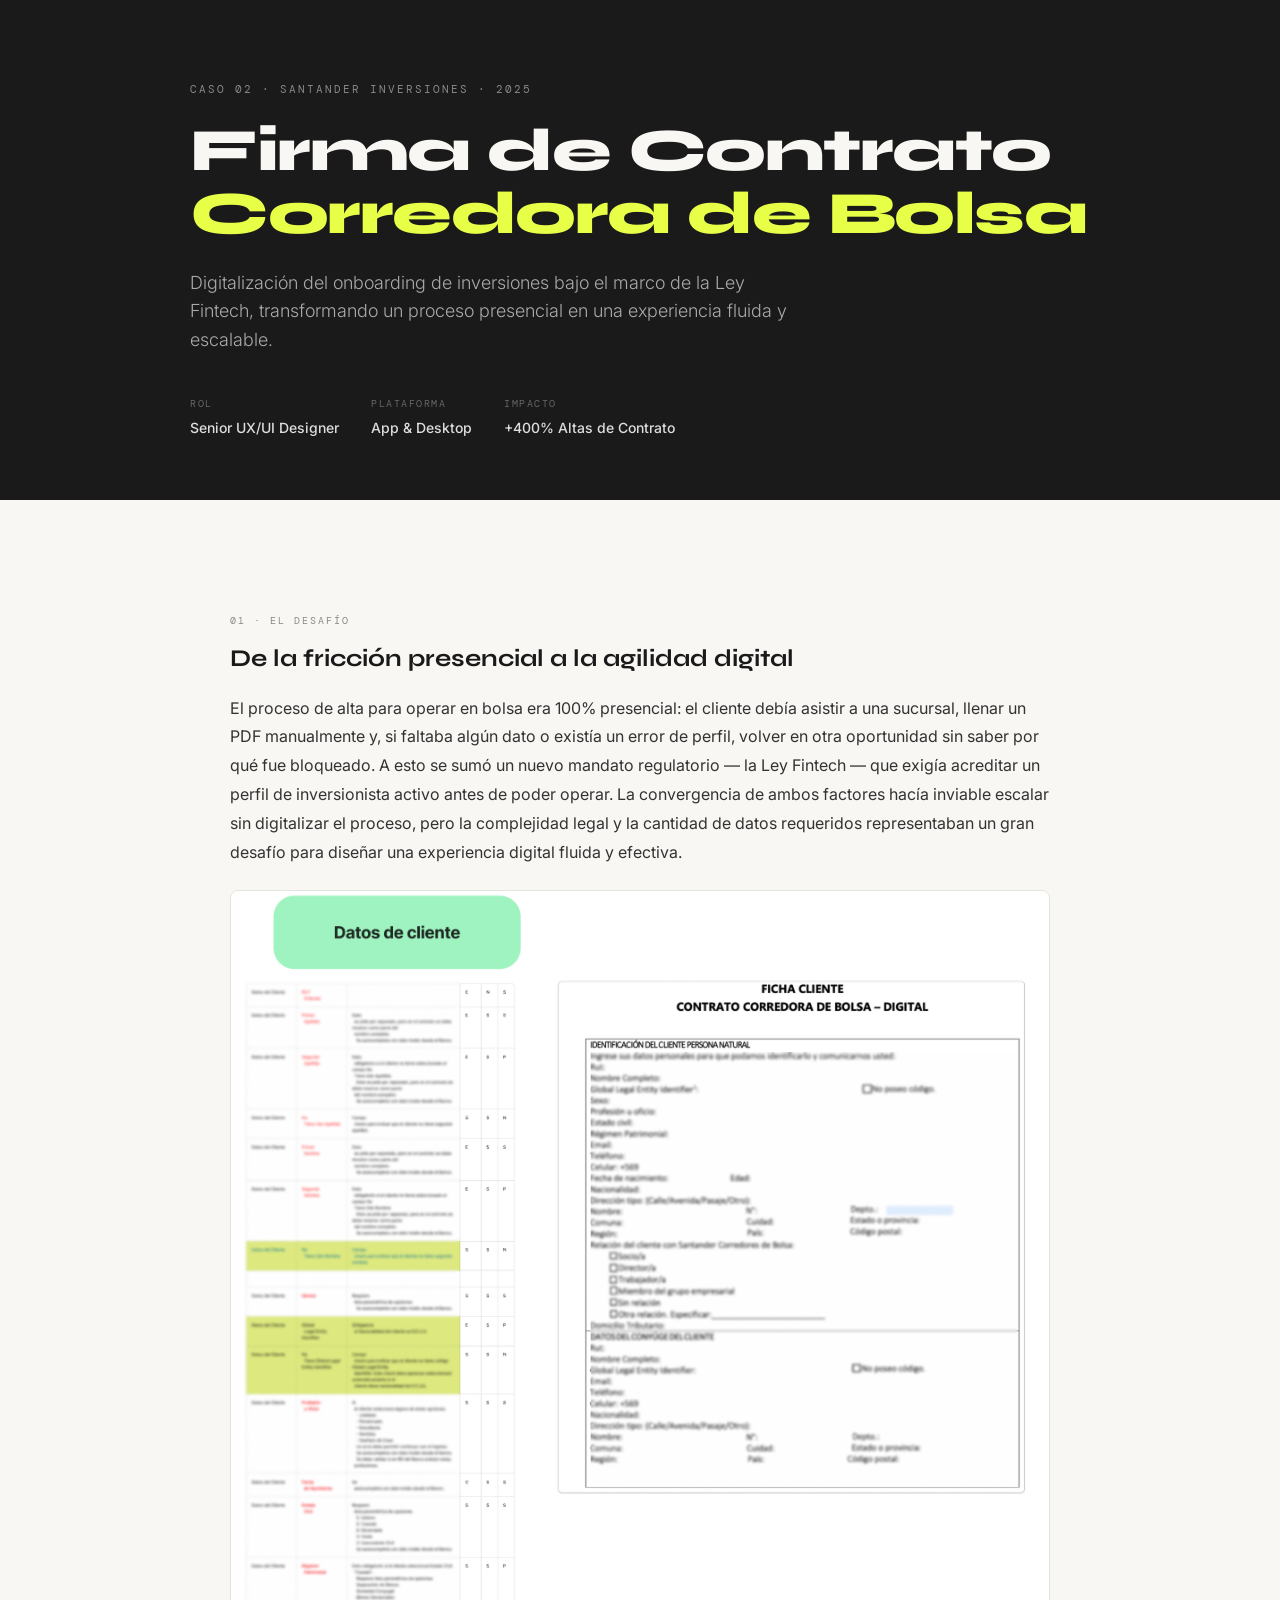
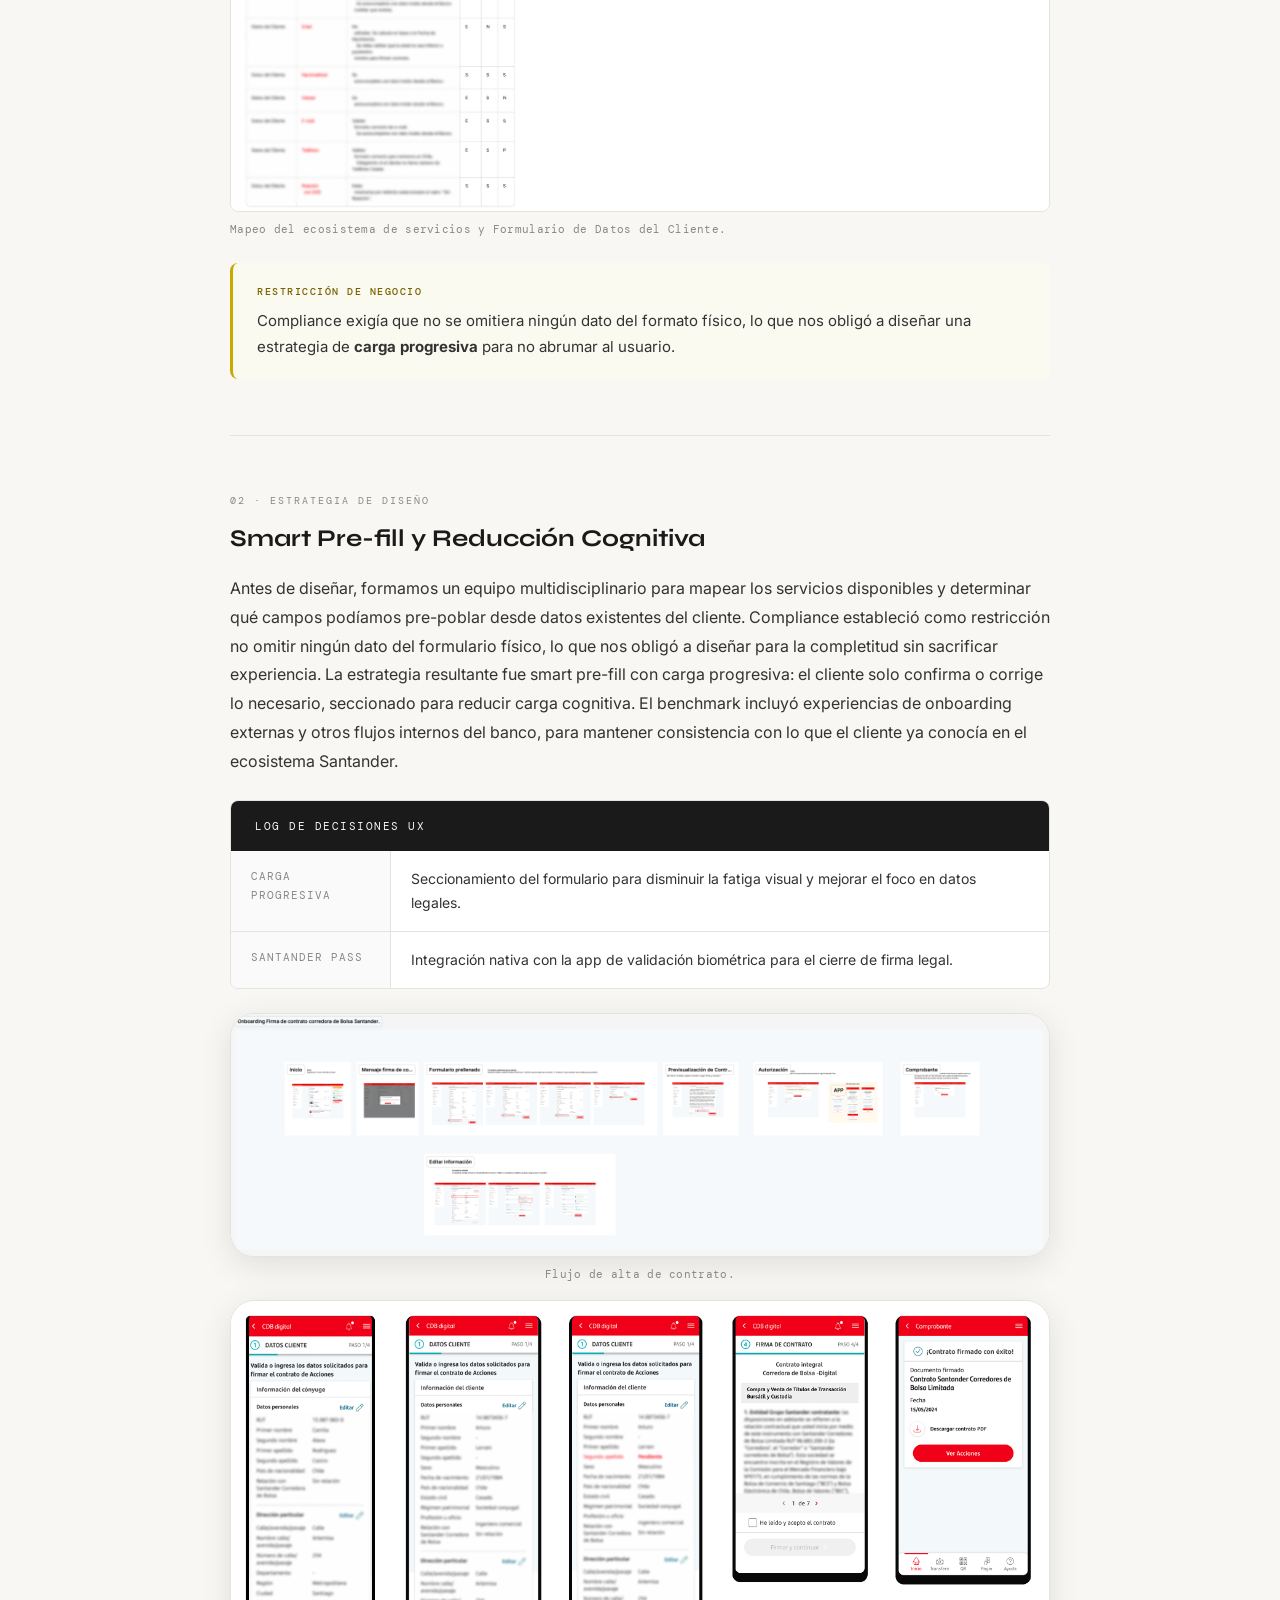
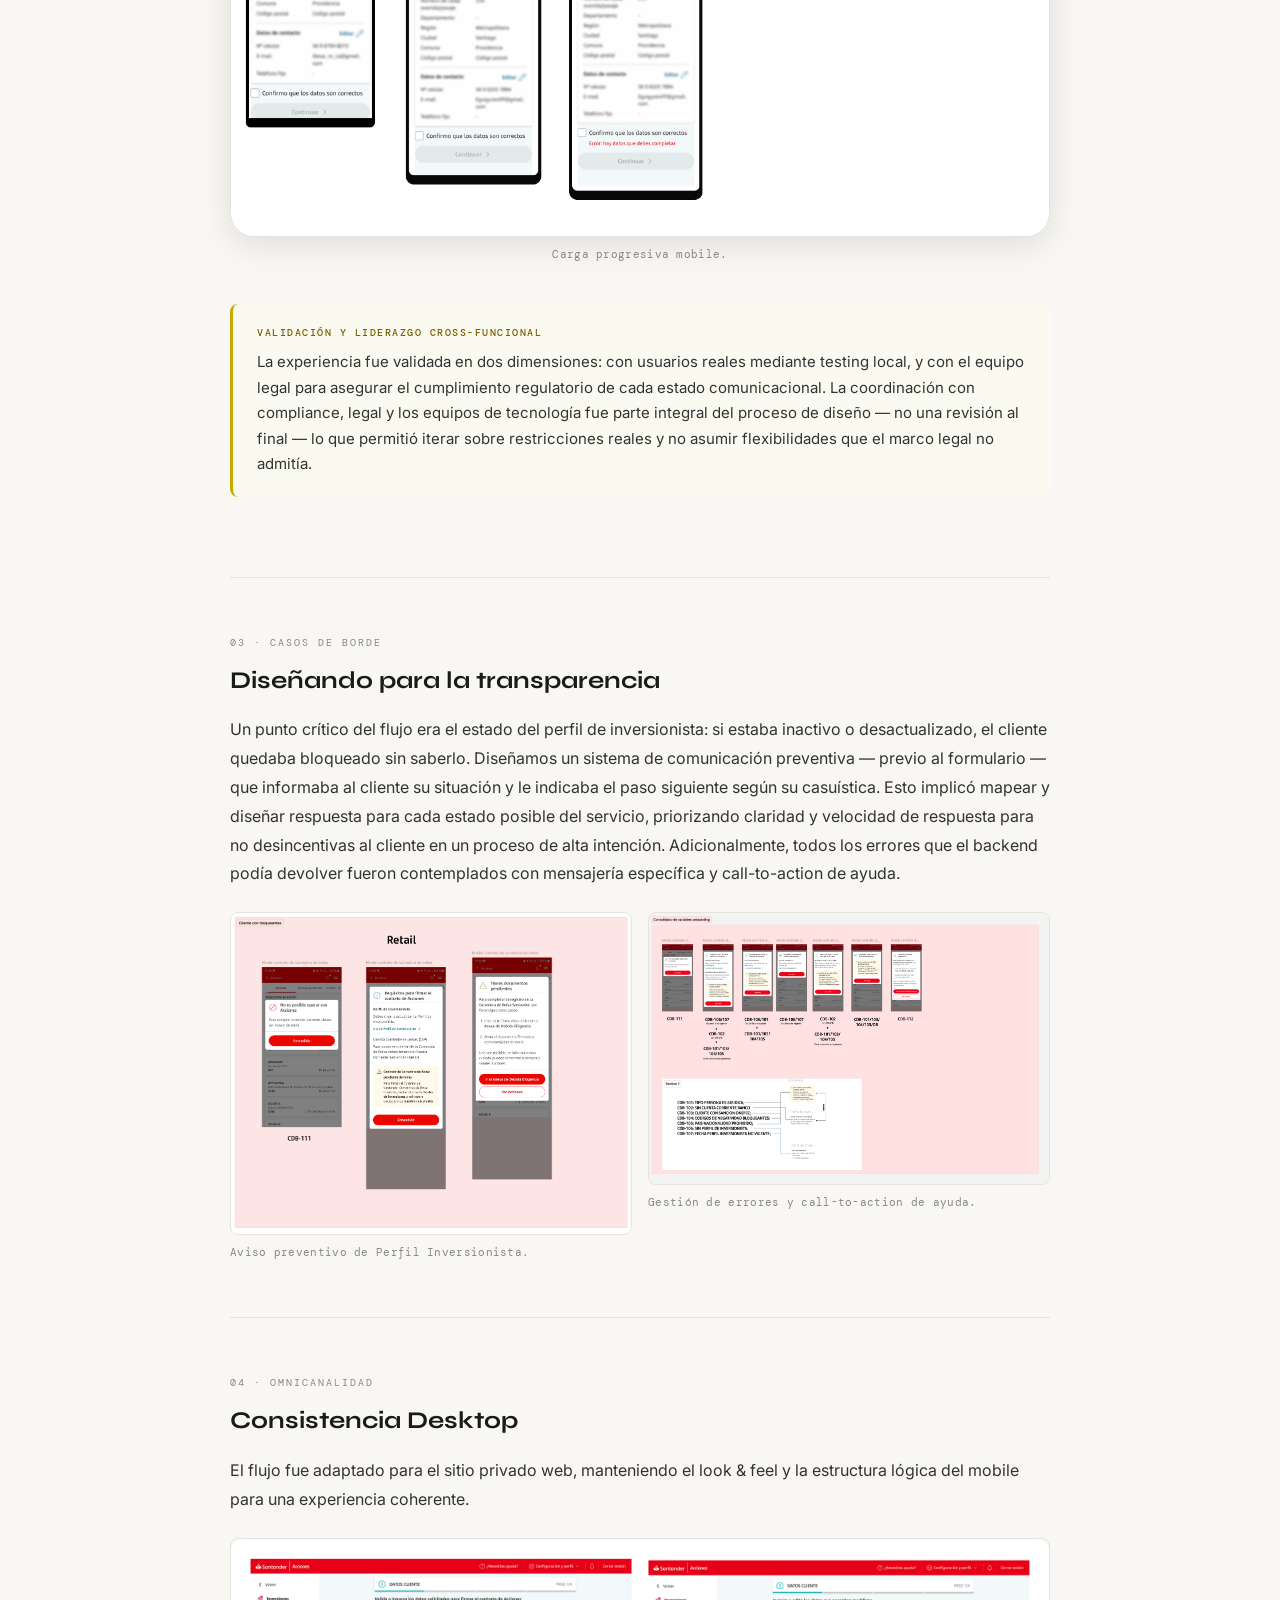
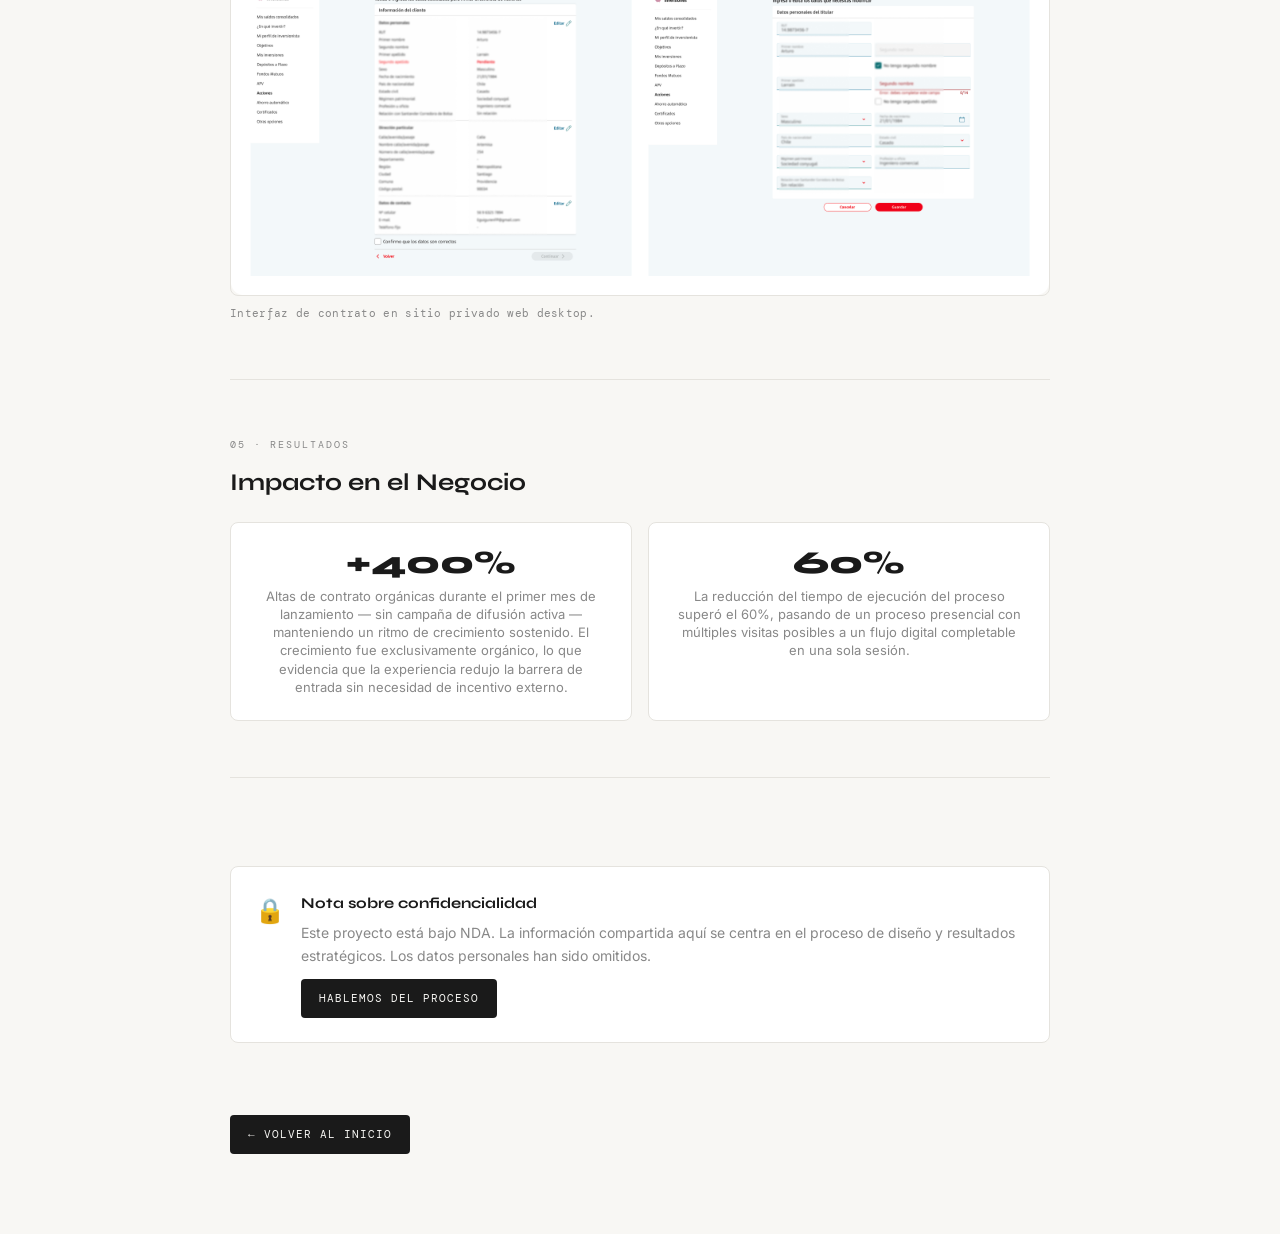
<file: firma-contrato-corredora.html>
<!DOCTYPE html>
<html lang="es">
<head>
  <meta charset="UTF-8">
  <meta name="viewport" content="width=device-width, initial-scale=1.0">
  <title>Firma de Contrato Corredora de Bolsa · Daniel Ferrada</title>
  
  <link href="https://fonts.googleapis.com/css2?family=Syne:wght@700;800&family=DM+Mono&family=Inter:wght@300;400;500;600&display=swap" rel="stylesheet">
  
  <style>
    :root {
      --bg: #f8f7f4;
      --surface: #ffffff;
      --border: #e5e3de;
      --text: #1a1a1a;
      --muted: #888;
      --green: #1a7a4a;
      --green-bg: #f0faf4;
      --yellow-bg: #fafaf0;
      --red-bg: #faf0f0;
      --blue: #1a3a7a;
      --blue-bg: #f0f4fa;
    }
    * { box-sizing: border-box; margin: 0; padding: 0; }
    body { background: var(--bg); color: var(--text); font-family: "Inter", sans-serif; font-size: 16px; line-height: 1.7; }

    .case-header { background: var(--text); color: #f8f7f4; padding: 80px 40px 60px; }
    .case-header-inner { max-width: 900px; margin: 0 auto; }
    .case-tag { font-family: "DM Mono", monospace; font-size: 11px; letter-spacing: 2px; text-transform: uppercase; color: #888; margin-bottom: 20px; }
    .case-title { font-family: "Syne", sans-serif; font-weight: 800; font-size: clamp(36px,5vw,60px); line-height: 1.05; letter-spacing: -1.5px; margin-bottom: 24px; }
    .case-title span { color: #e8ff47; }
    .case-subtitle { font-size: 18px; color: #aaa; font-weight: 300; max-width: 600px; line-height: 1.6; margin-bottom: 40px; }
    .case-meta { display: flex; gap: 32px; flex-wrap: wrap; }
    .meta-item { display: flex; flex-direction: column; gap: 4px; }
    .meta-label { font-family: "DM Mono", monospace; font-size: 10px; letter-spacing: 1.5px; text-transform: uppercase; color: #666; }
    .meta-value { font-size: 14px; color: #ddd; font-weight: 500; }

    .content { max-width: 900px; margin: 0 auto; padding: 0 40px 80px; }
    .section { padding: 56px 0 0; border-top: 1px solid var(--border); margin-top: 56px; }
    .section:first-child { border-top: none; }
    .section-label { font-family: "DM Mono", monospace; font-size: 10px; letter-spacing: 2px; text-transform: uppercase; color: var(--muted); margin-bottom: 16px; }
    .section-title { font-family: "Syne", sans-serif; font-weight: 700; font-size: 24px; line-height: 1.2; margin-bottom: 20px; }
    .body-text { font-size: 16px; color: #333; line-height: 1.8; margin-bottom: 16px; }
    .body-text strong { color: var(--text); font-weight: 600; }

    .callout { border-radius: 8px; padding: 20px 24px; margin: 24px 0; }
    .callout-yellow { background: var(--yellow-bg); border-left: 3px solid #c9a900; }
    .callout-label { font-family: "DM Mono", monospace; font-size: 10px; letter-spacing: 1.5px; text-transform: uppercase; margin-bottom: 8px; font-weight: 500; color: #7a6000; }
    .callout-text { font-size: 15px; line-height: 1.7; color: #333; }

    .img-full { width: 100%; border-radius: 8px; border: 1px solid var(--border); display: block; margin: 24px 0; }
    .img-caption { font-family: "DM Mono", monospace; font-size: 11px; color: var(--muted); margin-top: -16px; margin-bottom: 24px; letter-spacing: 0.3px; }

    .phone-row { display: flex; gap: 16px; justify-content: center; margin: 24px 0; flex-wrap: wrap; }
    .phone-frame { width: 100%; flex-shrink: 0; }
    .phone-frame img { width: 100%; border-radius: 24px; border: 1px solid var(--border); box-shadow: 0 8px 32px rgba(0,0,0,0.1); display: block; }
    .phone-frame .img-caption { text-align: center; margin-top: 8px; margin-bottom: 0; }

    .img-grid-2 { display: grid; grid-template-columns: 1fr 1fr; gap: 16px; margin: 24px 0; }
    .img-grid-item img { width: 100%; border-radius: 8px; border: 1px solid var(--border); display: block; }
    .img-grid-item .img-caption { margin-top: 8px; margin-bottom: 0; }

    .decision-log { background: var(--surface); border: 1px solid var(--border); border-radius: 8px; overflow: hidden; margin: 24px 0; }
    .dl-header { background: var(--text); color: #f8f7f4; padding: 16px 24px; font-family: "DM Mono", monospace; font-size: 11px; letter-spacing: 1.5px; text-transform: uppercase; }
    .dl-row { display: grid; grid-template-columns: 160px 1fr; border-bottom: 1px solid var(--border); }
    .dl-row:last-child { border-bottom: none; }
    .dl-label { padding: 16px 20px; background: #fafafa; border-right: 1px solid var(--border); font-family: "DM Mono", monospace; font-size: 11px; letter-spacing: 1px; text-transform: uppercase; color: var(--muted); }
    .dl-value { padding: 16px 20px; font-size: 14px; line-height: 1.7; color: #333; }

    .metrics-row { display: grid; grid-template-columns: repeat(2,1fr); gap: 16px; margin: 24px 0; }
    .metric-card { background: var(--surface); border: 1px solid var(--border); border-radius: 8px; padding: 24px; text-align: center; }
    .metric-value { font-family: "Syne", sans-serif; font-weight: 800; font-size: 32px; color: var(--text); line-height: 1; margin-bottom: 8px; }
    .metric-label { font-size: 13px; color: var(--muted); line-height: 1.4; }

    .pull-quote { font-family: "Syne", sans-serif; font-size: clamp(18px, 2.5vw, 24px); font-weight: 700; line-height: 1.3; color: var(--text); border-left: 4px solid #e8ff47; padding: 20px 24px; border-radius: 0 8px 8px 0; margin: 32px 0; background: linear-gradient(90deg, rgba(232, 255, 71, 0.06) 0%, transparent 100%); }

    .nda-notice { background: var(--surface); border: 1px solid var(--border); border-radius: 8px; padding: 24px; margin: 32px 0; display: flex; gap: 16px; align-items: flex-start; }
    .nda-icon { font-size: 24px; flex-shrink: 0; }
    .nda-title { font-family: "Syne", sans-serif; font-weight: 700; font-size: 15px; margin-bottom: 6px; }
    .nda-text { font-size: 14px; color: var(--muted); line-height: 1.6; }
    .nda-cta { display: inline-block; margin-top: 12px; background: var(--text); color: #f8f7f4; font-family: "DM Mono", monospace; font-size: 11px; letter-spacing: 1px; text-transform: uppercase; padding: 10px 18px; border-radius: 4px; text-decoration: none; }

    .back-link { display: inline-block; margin-top: 40px; background: var(--text); color: #f8f7f4; font-family: "DM Mono", monospace; font-size: 11px; letter-spacing: 1px; text-transform: uppercase; padding: 10px 18px; border-radius: 4px; text-decoration: none; }

    @media(max-width:700px) {
      .case-header { padding: 60px 20px 40px; }
      .content { padding: 0 20px 60px; }
      .phone-row, .img-grid-2, .metrics-row, .dl-row { grid-template-columns: 1fr; }
      .dl-label { border-right: none; border-bottom: 1px solid var(--border); }
    }
  </style>
</head>
<body>

  <header class="case-header">
    <div class="case-header-inner">
      <div class="case-tag">Caso 02 · Santander Inversiones · 2025</div>
      <h1 class="case-title">Firma de Contrato <span>Corredora de Bolsa</span></h1>
      <p class="case-subtitle">Digitalización del onboarding de inversiones bajo el marco de la Ley Fintech, transformando un proceso presencial en una experiencia fluida y escalable.</p>
      
      <div class="case-meta">
        <div class="meta-item">
          <span class="meta-label">Rol</span>
          <span class="meta-value">Senior UX/UI Designer</span>
        </div>
        <div class="meta-item">
          <span class="meta-label">Plataforma</span>
          <span class="meta-value">App & Desktop</span>
        </div>
        <div class="meta-item">
          <span class="meta-label">Impacto</span>
          <span class="meta-value">+400% Altas de Contrato</span>
        </div>
      </div>
    </div>
  </header>

  <main class="content">

    <section class="section">
      <div class="section-label">01 · El Desafío</div>
      <h2 class="section-title">De la fricción presencial a la agilidad digital</h2>
      <p class="body-text">
        El proceso de alta para operar en bolsa era 100% presencial: el cliente debía asistir a una sucursal, llenar un PDF manualmente y, si faltaba algún dato o existía un error de perfil, volver en otra oportunidad sin saber por qué fue bloqueado. A esto se sumó un nuevo mandato regulatorio — la Ley Fintech — que exigía acreditar un perfil de inversionista activo antes de poder operar. La convergencia de ambos factores hacía inviable escalar sin digitalizar el proceso, pero la complejidad legal y la cantidad de datos requeridos representaban un gran desafío para diseñar una experiencia digital fluida y efectiva.
      </p>
      
      <img src="Assets/img/firma-corredora/Datos-cliente-Formulario-CDB.png" alt="User Flow y Mapeo" class="img-full">
      
      <p class="img-caption">Mapeo del ecosistema de servicios y Formulario de Datos del Cliente.</p>

      <div class="callout callout-yellow">
        <div class="callout-label">Restricción de Negocio</div>
        <p class="callout-text">Compliance exigía que no se omitiera ningún dato del formato físico, lo que nos obligó a diseñar una estrategia de <strong>carga progresiva</strong> para no abrumar al usuario.</p>
      </div>
    </section>

    <section class="section">
      <div class="section-label">02 · Estrategia de Diseño</div>
      <h2 class="section-title">Smart Pre-fill y Reducción Cognitiva</h2>
      <p class="body-text">Antes de diseñar, formamos un equipo multidisciplinario para mapear los servicios disponibles y determinar qué campos podíamos pre-poblar desde datos existentes del cliente. Compliance estableció como restricción no omitir ningún dato del formulario físico, lo que nos obligó a diseñar para la completitud sin sacrificar experiencia. La estrategia resultante fue smart pre-fill con carga progresiva: el cliente solo confirma o corrige lo necesario, seccionado para reducir carga cognitiva. El benchmark incluyó experiencias de onboarding externas y otros flujos internos del banco, para mantener consistencia con lo que el cliente ya conocía en el ecosistema Santander.</p>

      <div class="decision-log">
        <div class="dl-header">Log de Decisiones UX</div>
        <div class="dl-row">
          <div class="dl-label">Carga Progresiva</div>
          <div class="dl-value">Seccionamiento del formulario para disminuir la fatiga visual y mejorar el foco en datos legales.</div>
        </div>
        <div class="dl-row">
          <div class="dl-label">Santander Pass</div>
          <div class="dl-value">Integración nativa con la app de validación biométrica para el cierre de firma legal.</div>
        </div>
      </div>

      <div class="phone-row">
        <div class="phone-frame">
          <img src="Assets/img/firma-corredora/Flujo-CDB.png" alt="Home Inversiones">
          <p class="img-caption">Flujo de alta de contrato.</p>
        </div>
        <div class="phone-frame">
          <img src="Assets/img/firma-corredora/Flujo-mobile.png" alt="Smart Pre-fill">
          <p class="img-caption">Carga progresiva mobile.</p>
        </div>
        <div class="callout callout-yellow">
        <div class="callout-label">Validación y liderazgo cross-funcional</div>
        <p class="callout-text">La experiencia fue validada en dos dimensiones: con usuarios reales mediante testing local, y con el equipo legal para asegurar el cumplimiento regulatorio de cada estado comunicacional. La coordinación con compliance, legal y los equipos de tecnología fue parte integral del proceso de diseño — no una revisión al final — lo que permitió iterar sobre restricciones reales y no asumir flexibilidades que el marco legal no admitía.</p>
      </div>
       
      </div>
    </section>

    <section class="section">
      <div class="section-label">03 · Casos de Borde</div>
      <h2 class="section-title">Diseñando para la transparencia</h2>
      <p class="body-text">Un punto crítico del flujo era el estado del perfil de inversionista: si estaba inactivo o desactualizado, el cliente quedaba bloqueado sin saberlo. Diseñamos un sistema de comunicación preventiva — previo al formulario — que informaba al cliente su situación y le indicaba el paso siguiente según su casuística. Esto implicó mapear y diseñar respuesta para cada estado posible del servicio, priorizando claridad y velocidad de respuesta para no desincentivas al cliente en un proceso de alta intención. Adicionalmente, todos los errores que el backend podía devolver fueron contemplados con mensajería específica y call-to-action de ayuda.</p>

      <div class="img-grid-2">
        <div class="img-grid-item">
          <img src="Assets/img/firma-corredora/Modal-onboarding-CDB.png" alt="Modal informativo">
          <p class="img-caption">Aviso preventivo de Perfil Inversionista.</p>
        </div>
        <div class="img-grid-item">
          <img src="Assets/img/firma-corredora/Modal-onboarding-errores-CDB.png" alt="Modal de error">
          <p class="img-caption">Gestión de errores y call-to-action de ayuda.</p>
        </div>
      </div>
    </section>

    <section class="section">
      <div class="section-label">04 · Omnicanalidad</div>
      <h2 class="section-title">Consistencia Desktop</h2>
      <p class="body-text">El flujo fue adaptado para el sitio privado web, manteniendo el look & feel y la estructura lógica del mobile para una experiencia coherente.</p>
      
      <img src="Assets/img/firma-corredora/validar-editar-desktop.png" class="img-full">
      <p class="img-caption">Interfaz de contrato en sitio privado web desktop.</p>
    </section>

    <section class="section">
      <div class="section-label">05 · Resultados</div>
      <h2 class="section-title">Impacto en el Negocio</h2>
      <div class="metrics-row">
        <div class="metric-card">
          <div class="metric-value">+400%</div>
          <div class="metric-label">Altas de contrato orgánicas durante el primer mes de lanzamiento — sin campaña de difusión activa — manteniendo un ritmo de crecimiento sostenido. El crecimiento fue exclusivamente orgánico, lo que evidencia que la experiencia redujo la barrera de entrada sin necesidad de incentivo externo.</div>
        </div>
        <div class="metric-card">
          <div class="metric-value">60%</div>
          <div class="metric-label">La reducción del tiempo de ejecución del proceso superó el 60%, pasando de un proceso presencial con múltiples visitas posibles a un flujo digital completable en una sola sesión.</div>
        </div>
       
      </div>
    </section>

    <section class="section">
      <div class="nda-notice">
        <div class="nda-icon">🔒</div>
        <div>
          <h3 class="nda-title">Nota sobre confidencialidad</h3>
          <p class="nda-text">Este proyecto está bajo NDA. La información compartida aquí se centra en el proceso de diseño y resultados estratégicos. Los datos personales han sido omitidos.</p>
          <a href="mailto:daniel.ferrada.becerra@gmail.com" class="nda-cta">Hablemos del proceso</a>
        </div>
      </div>
      
      <a href="index.html" class="back-link">← Volver al inicio</a>
    </section>

  </main>

</body>
</html>
</file>
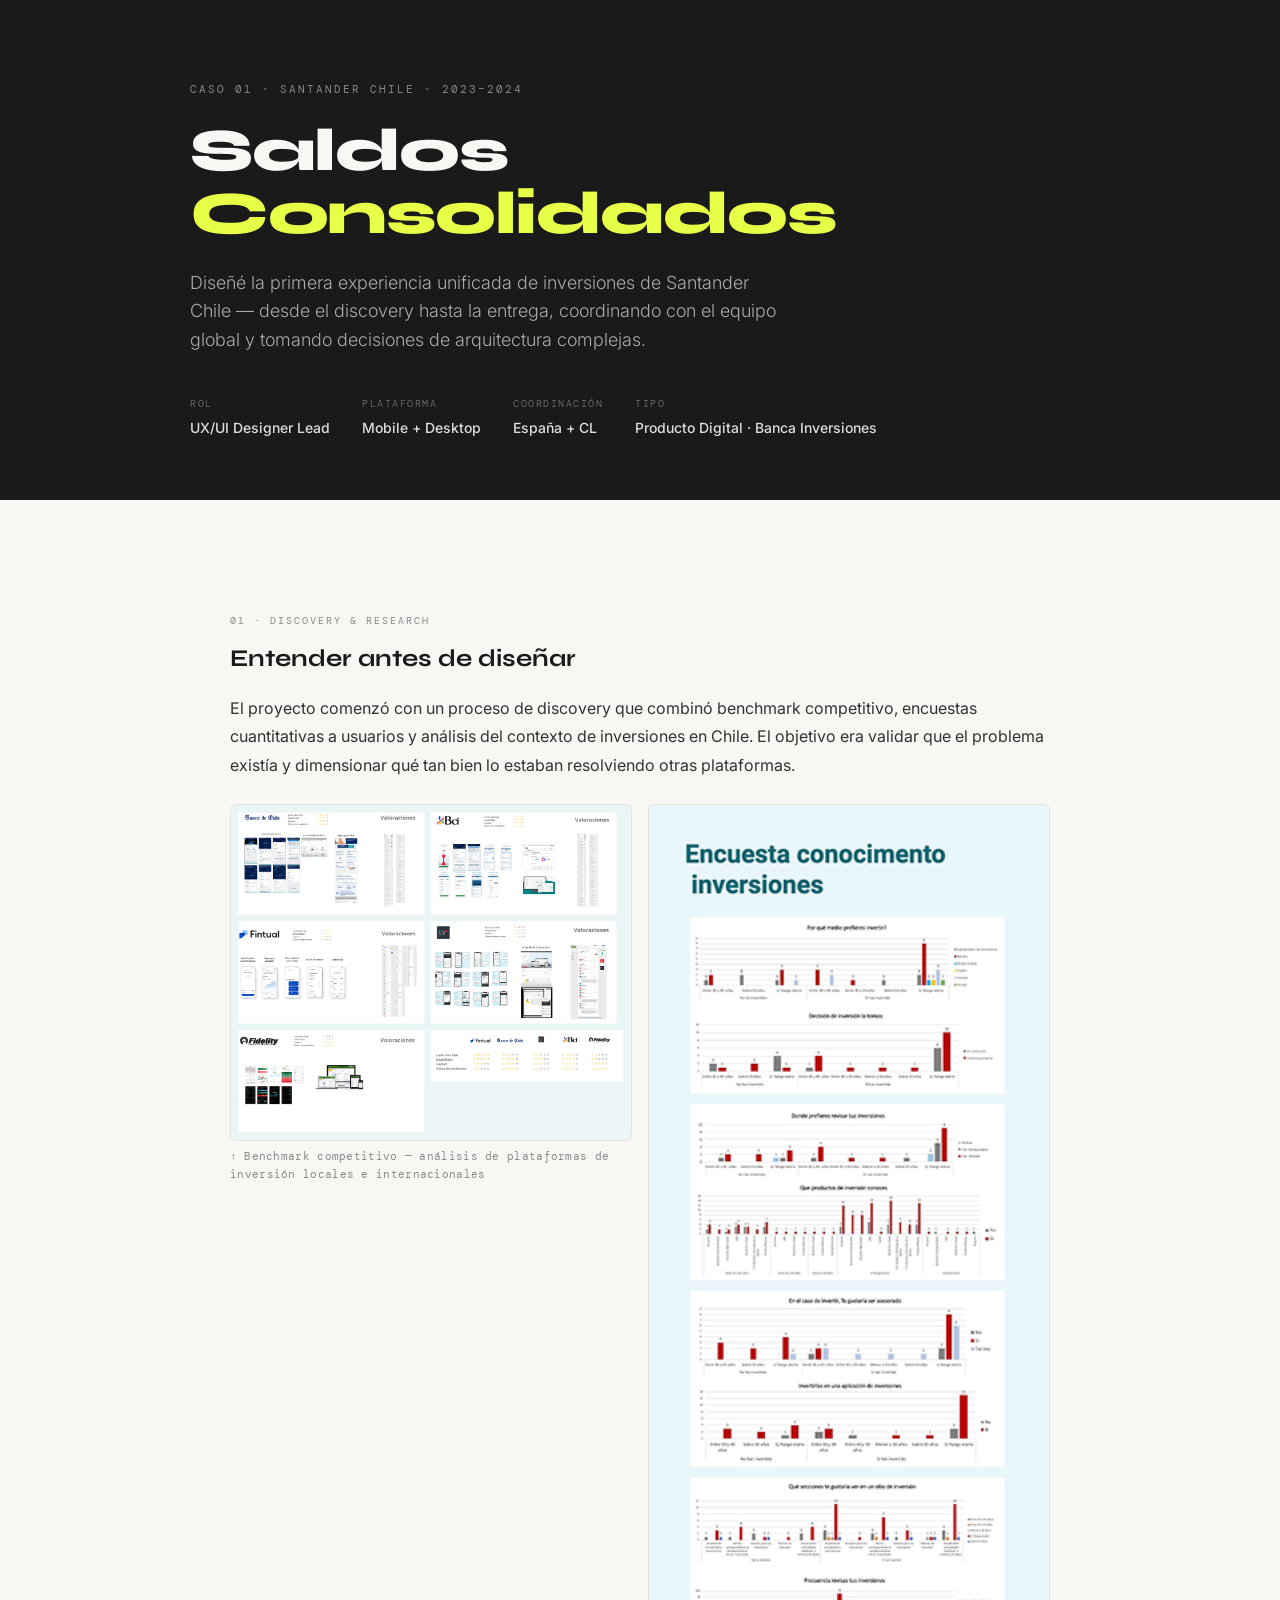
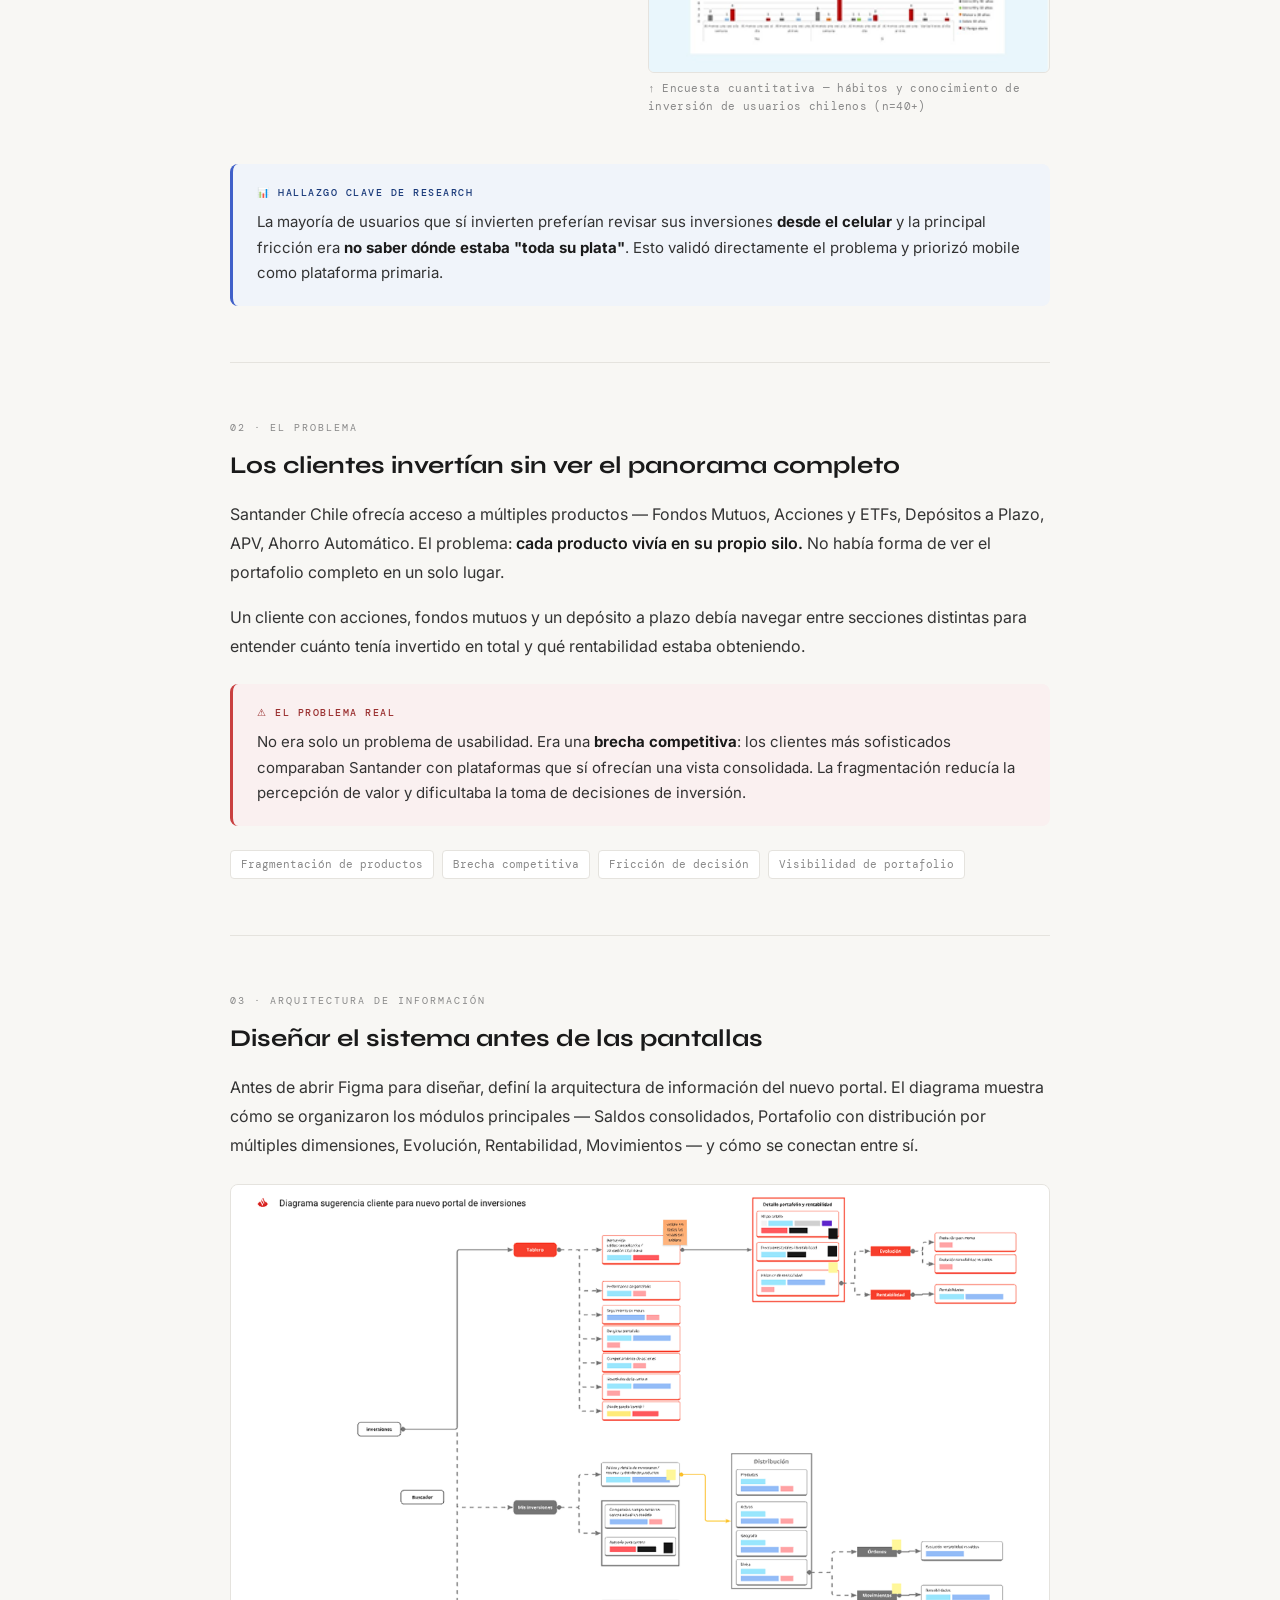
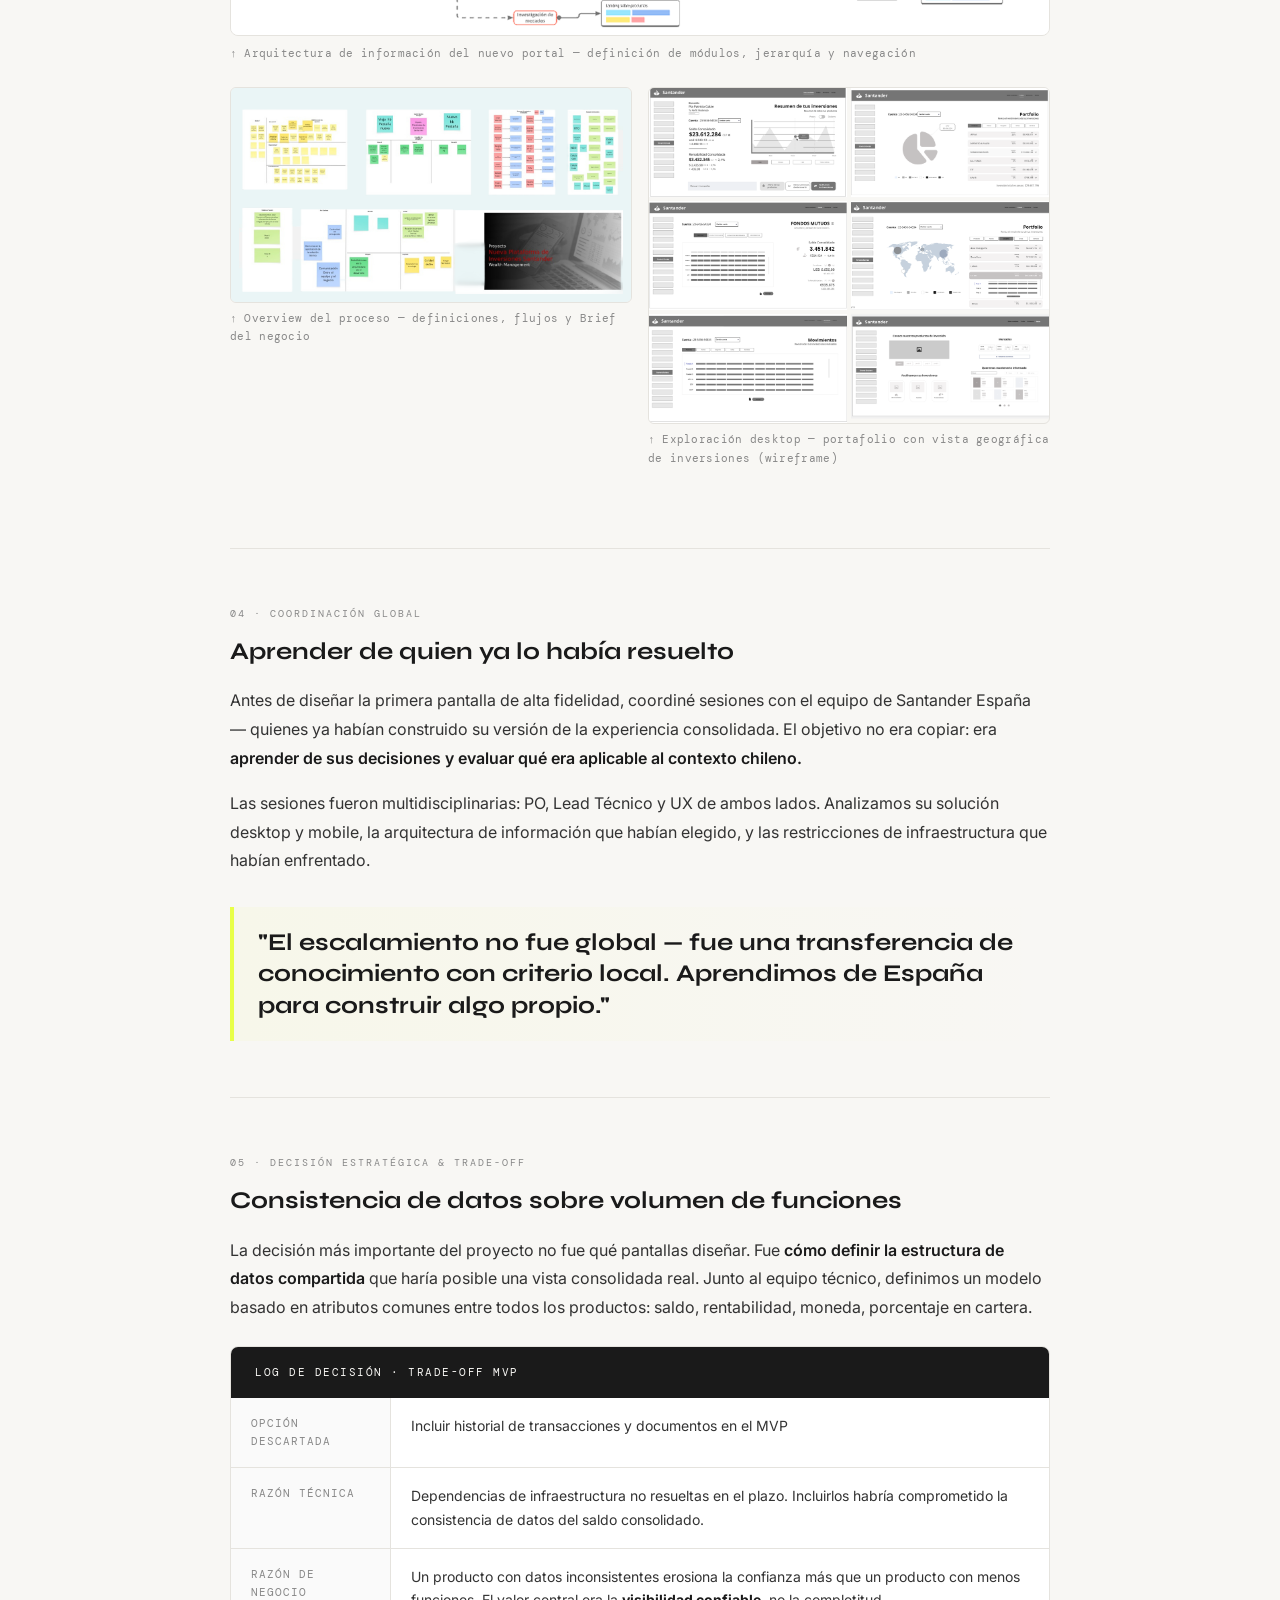
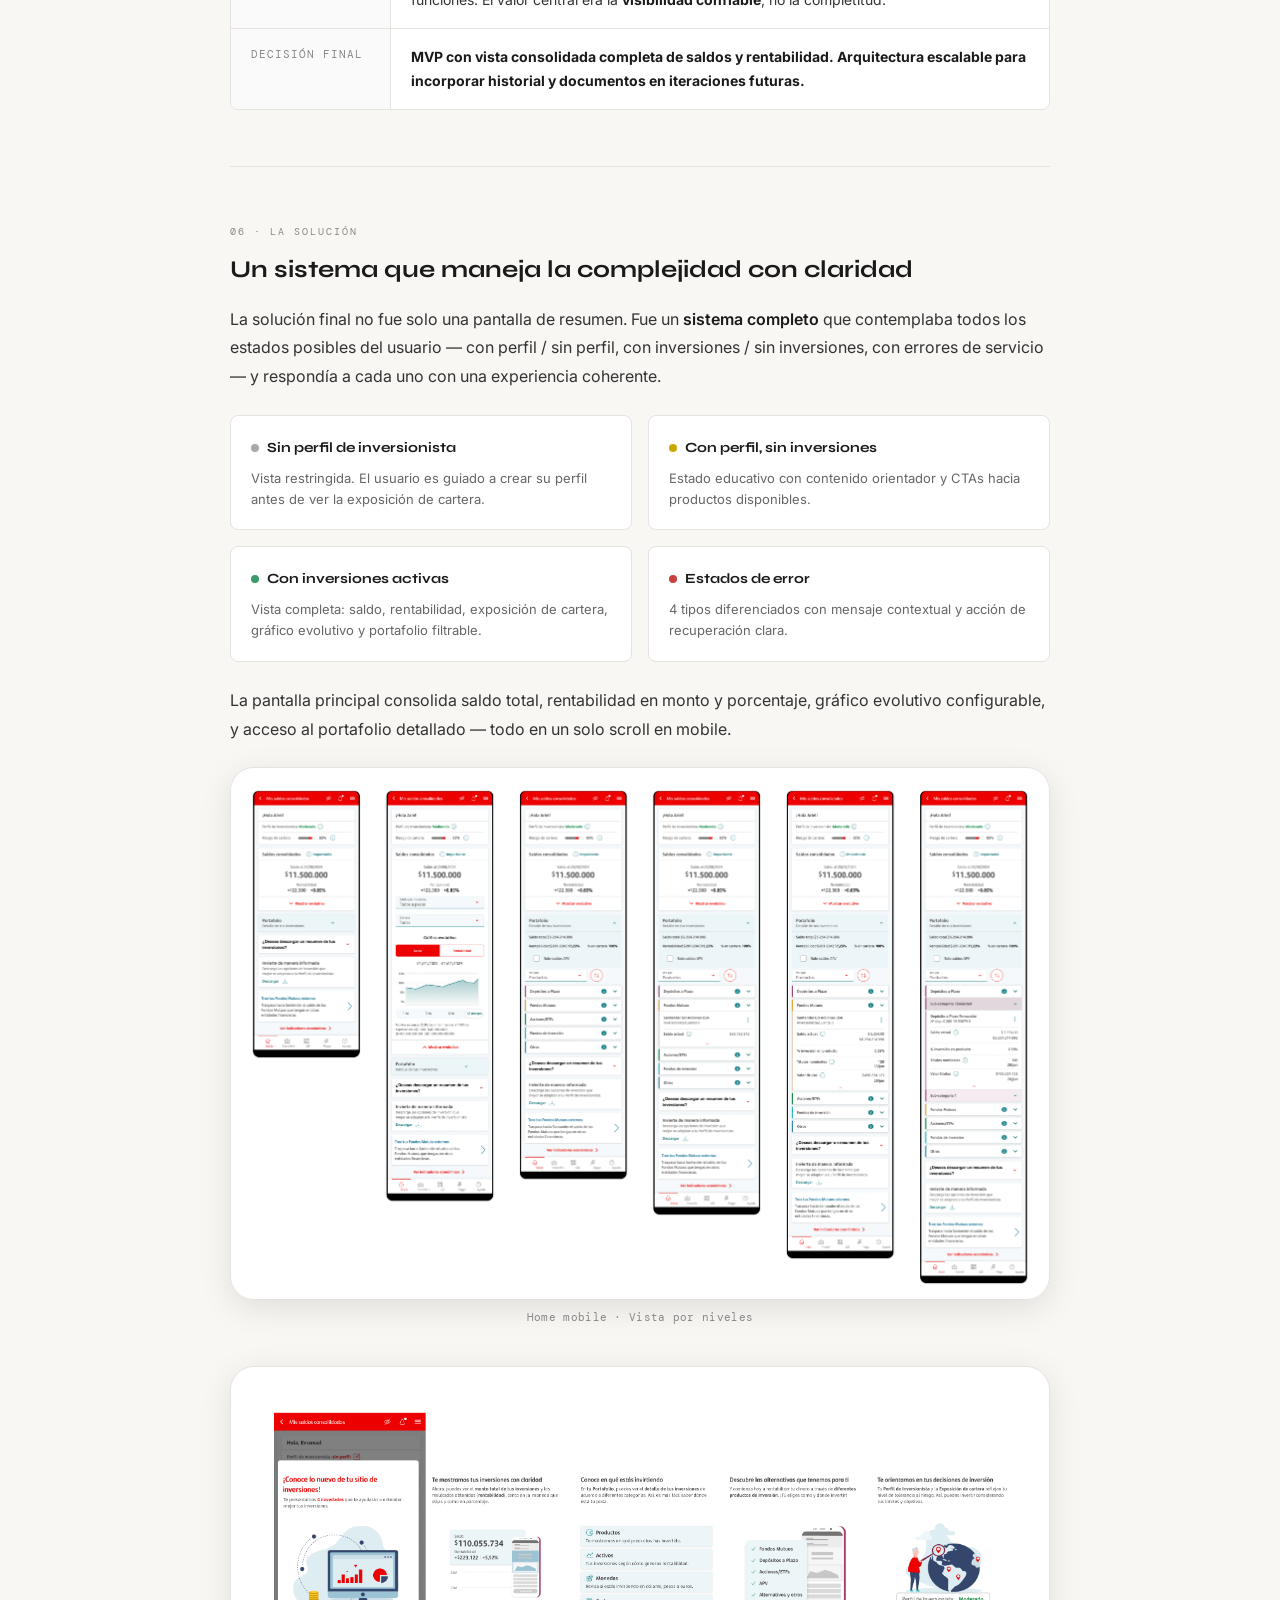
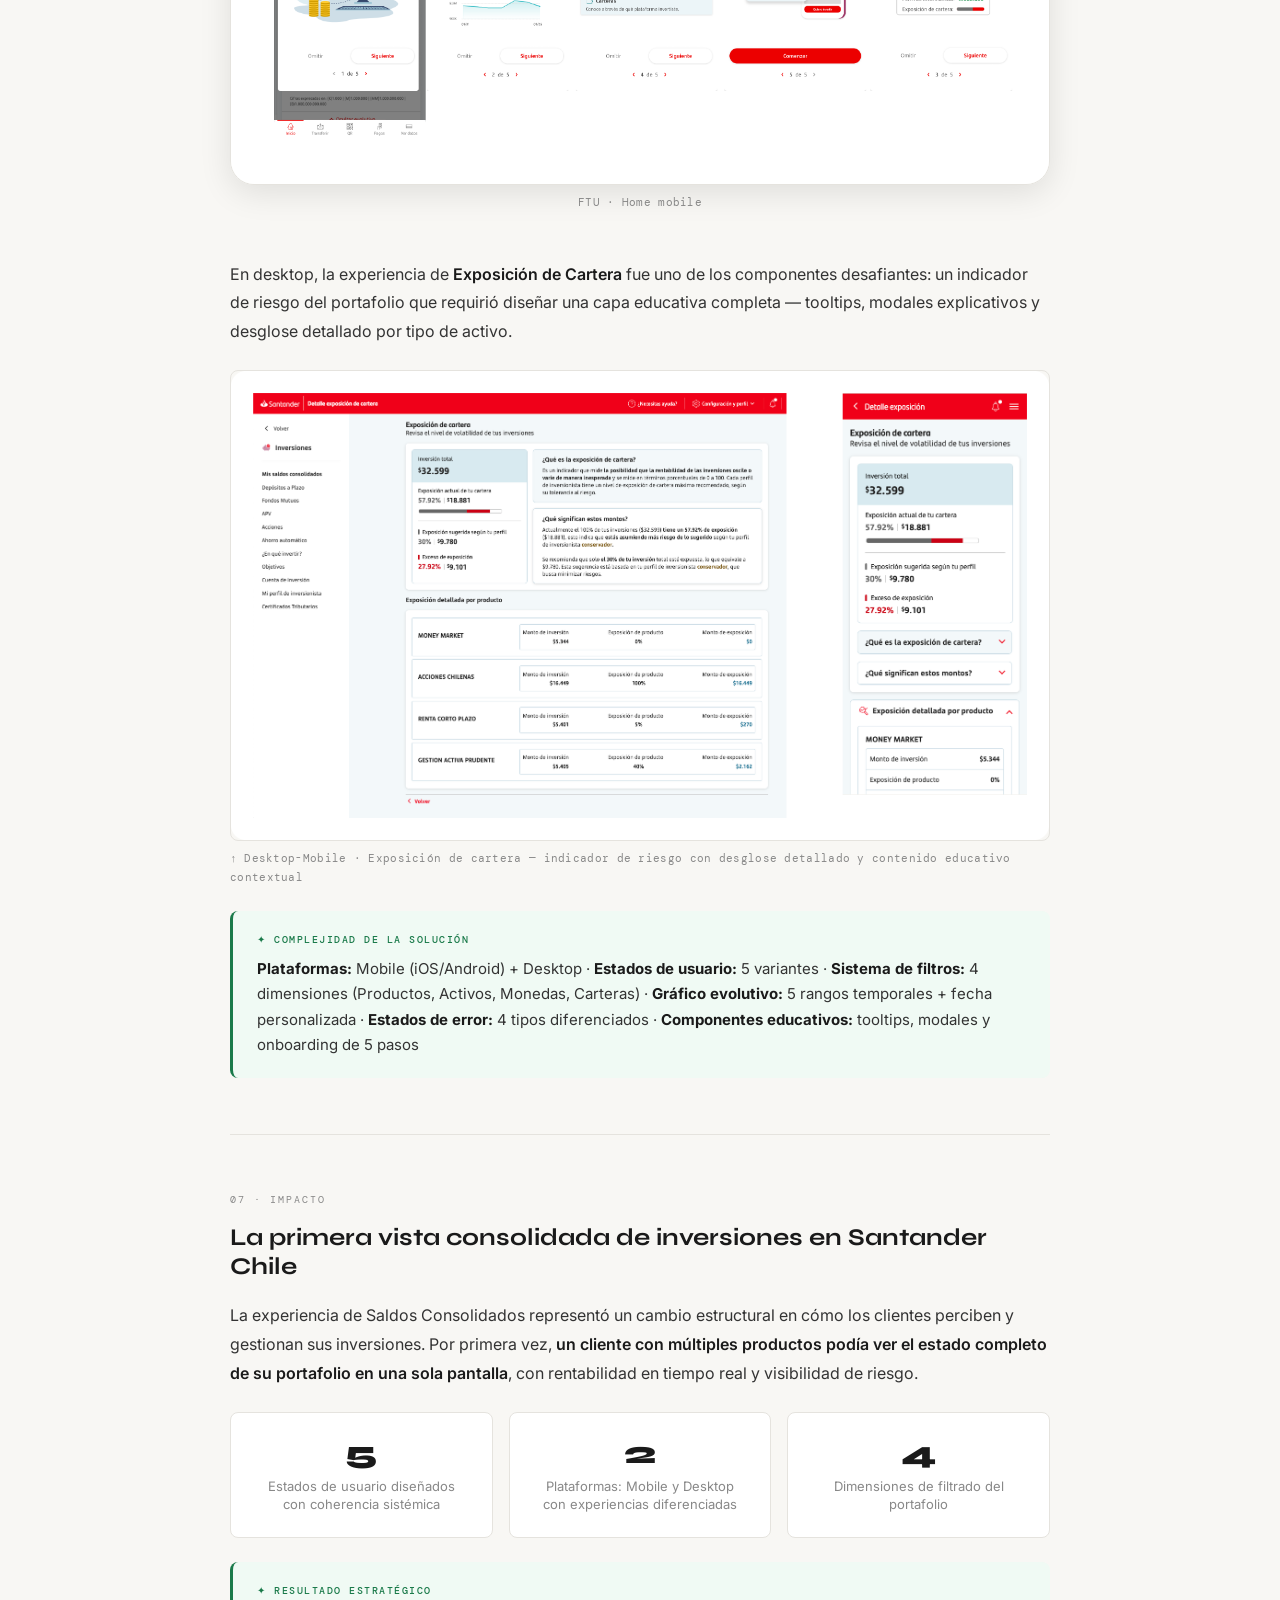
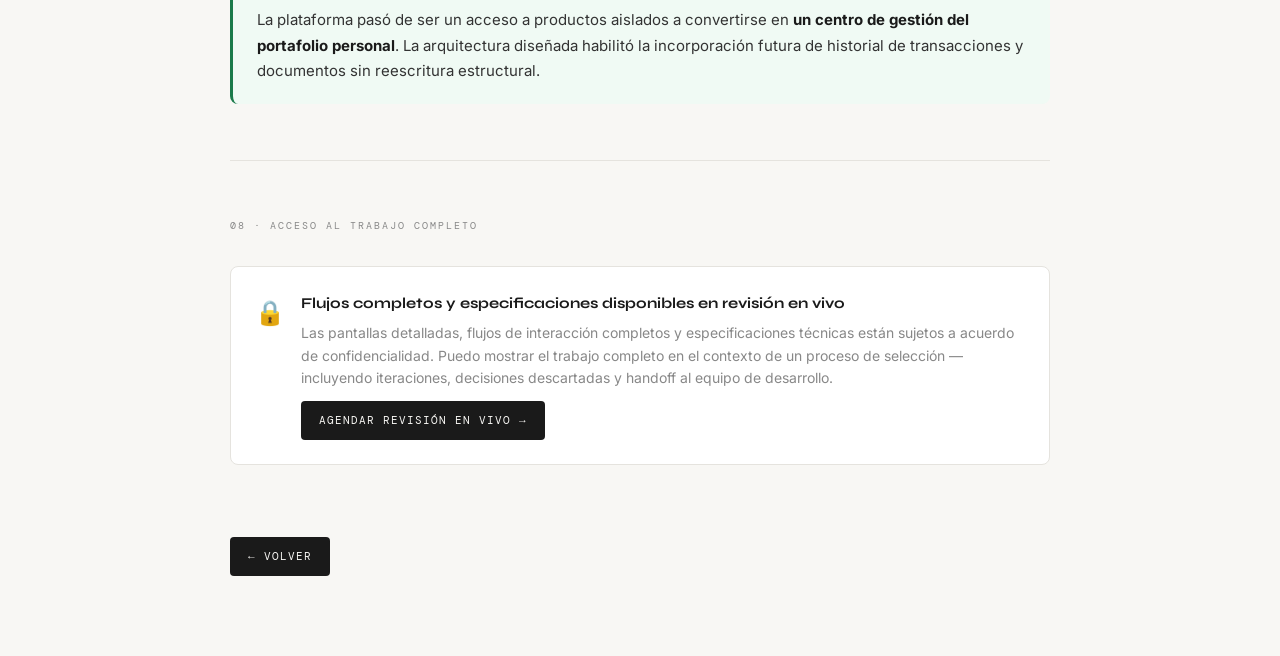
<file: saldos-consolidados.html>
<!DOCTYPE html>
<html lang="es">
<head>
<meta charset="UTF-8">
<meta name="viewport" content="width=device-width, initial-scale=1.0">
<title>Caso 01 — Saldos Consolidados · Dani Ferrada</title>
<link href="https://fonts.googleapis.com/css2?family=Syne:wght@400;600;700;800&family=DM+Mono:wght@300;400;500&family=Inter:wght@300;400;500&display=swap" rel="stylesheet">
<style>
  :root {
    --bg: #f8f7f4;
    --surface: #ffffff;
    --border: #e5e3de;
    --text: #1a1a1a;
    --muted: #888;
    --green: #1a7a4a;
    --green-bg: #f0faf4;
    --yellow-bg: #fafaf0;
    --red-bg: #faf0f0;
    --blue: #1a3a7a;
    --blue-bg: #f0f4fa;
  }
  * { box-sizing: border-box; margin: 0; padding: 0; }
  body { background: var(--bg); color: var(--text); font-family: "Inter", sans-serif; font-size: 16px; line-height: 1.7; }

  .case-header { background: var(--text); color: #f8f7f4; padding: 80px 40px 60px; }
  .case-header-inner { max-width: 900px; margin: 0 auto; }
  .case-tag { font-family: "DM Mono", monospace; font-size: 11px; letter-spacing: 2px; text-transform: uppercase; color: #888; margin-bottom: 20px; }
  .case-title { font-family: "Syne", sans-serif; font-weight: 800; font-size: clamp(36px,5vw,60px); line-height: 1.05; letter-spacing: -1.5px; margin-bottom: 24px; }
  .case-title span { color: #e8ff47; }
  .case-subtitle { font-size: 18px; color: #aaa; font-weight: 300; max-width: 600px; line-height: 1.6; margin-bottom: 40px; }
  .case-meta { display: flex; gap: 32px; flex-wrap: wrap; }
  .meta-item { display: flex; flex-direction: column; gap: 4px; }
  .meta-label { font-family: "DM Mono", monospace; font-size: 10px; letter-spacing: 1.5px; text-transform: uppercase; color: #666; }
  .meta-value { font-size: 14px; color: #ddd; font-weight: 500; }

  .content { max-width: 900px; margin: 0 auto; padding: 0 40px 80px; }
  .section { padding: 56px 0 0; border-top: 1px solid var(--border); margin-top: 56px; }
  .section:first-child { border-top: none; }
  .section-label { font-family: "DM Mono", monospace; font-size: 10px; letter-spacing: 2px; text-transform: uppercase; color: var(--muted); margin-bottom: 16px; }
  .section-title { font-family: "Syne", sans-serif; font-weight: 700; font-size: 24px; line-height: 1.2; margin-bottom: 20px; }
  .body-text { font-size: 16px; color: #333; line-height: 1.8; margin-bottom: 16px; }
  .body-text strong { color: var(--text); font-weight: 600; }

  .callout { border-radius: 8px; padding: 20px 24px; margin: 24px 0; }
  .callout-green { background: var(--green-bg); border-left: 3px solid var(--green); }
  .callout-yellow { background: var(--yellow-bg); border-left: 3px solid #c9a900; }
  .callout-red { background: var(--red-bg); border-left: 3px solid #c94040; }
  .callout-blue { background: var(--blue-bg); border-left: 3px solid #4060c9; }
  .callout-label { font-family: "DM Mono", monospace; font-size: 10px; letter-spacing: 1.5px; text-transform: uppercase; margin-bottom: 8px; font-weight: 500; }
  .callout-green .callout-label { color: var(--green); }
  .callout-yellow .callout-label { color: #7a6000; }
  .callout-red .callout-label { color: #9a3030; }
  .callout-blue .callout-label { color: var(--blue); }
  .callout-text { font-size: 15px; line-height: 1.7; color: #333; }
  .callout-text strong { color: var(--text); }

  /* IMAGE COMPONENTS */
  .img-full { width: 100%; border-radius: 8px; border: 1px solid var(--border); display: block; margin: 24px 0; }
  .img-caption { font-family: "DM Mono", monospace; font-size: 11px; color: var(--muted); margin-top: -16px; margin-bottom: 24px; letter-spacing: 0.3px; }

  .img-grid-2 { display: grid; grid-template-columns: 1fr 1fr; gap: 16px; margin: 24px 0; }
  .img-grid-3 { display: grid; grid-template-columns: repeat(3,1fr); gap: 12px; margin: 24px 0; }
  .img-grid-item img { width: 100%; border-radius: 6px; border: 1px solid var(--border); display: block; }
  .img-grid-item .img-caption { margin-top: 6px; }

  .phone-row { display: flex; gap: 16px; justify-content: center; margin: 24px 0; flex-wrap: wrap; }
  .phone-frame { width:100%; flex-shrink: 0; }
  .phone-frame img { width: 100%; border-radius: 24px; border: 1px solid var(--border); box-shadow: 0 8px 32px rgba(0,0,0,0.1); display: block; }
  .phone-frame .img-caption { text-align: center; margin-top: 8px; }

  .decision-log { background: var(--surface); border: 1px solid var(--border); border-radius: 8px; overflow: hidden; margin: 24px 0; }
  .dl-header { background: var(--text); color: #f8f7f4; padding: 16px 24px; font-family: "DM Mono", monospace; font-size: 11px; letter-spacing: 1.5px; text-transform: uppercase; }
  .dl-row { display: grid; grid-template-columns: 160px 1fr; border-bottom: 1px solid var(--border); }
  .dl-row:last-child { border-bottom: none; }
  .dl-label { padding: 16px 20px; background: #fafafa; border-right: 1px solid var(--border); font-family: "DM Mono", monospace; font-size: 11px; letter-spacing: 1px; text-transform: uppercase; color: var(--muted); }
  .dl-value { padding: 16px 20px; font-size: 14px; line-height: 1.7; color: #333; }
  .dl-value strong { color: var(--text); }

  .metrics-row { display: grid; grid-template-columns: repeat(3,1fr); gap: 16px; margin: 24px 0; }
  .metric-card { background: var(--surface); border: 1px solid var(--border); border-radius: 8px; padding: 24px; text-align: center; }
  .metric-value { font-family: "Syne", sans-serif; font-weight: 800; font-size: 32px; color: var(--text); line-height: 1; margin-bottom: 8px; }
  .metric-label { font-size: 13px; color: var(--muted); line-height: 1.4; }

  .states-grid { display: grid; grid-template-columns: repeat(2,1fr); gap: 16px; margin: 24px 0; }
  .state-card { background: var(--surface); border: 1px solid var(--border); border-radius: 8px; padding: 20px; }
  .state-card-title { font-family: "Syne", sans-serif; font-weight: 700; font-size: 14px; margin-bottom: 8px; display: flex; align-items: center; gap: 8px; }
  .state-dot { width: 8px; height: 8px; border-radius: 50%; flex-shrink: 0; }
  .dot-green { background: #3a9a6a; } .dot-yellow { background: #c9a900; } .dot-red { background: #c94040; } .dot-gray { background: #aaa; }
  .state-card-text { font-size: 13px; color: #666; line-height: 1.6; }

  .pull-quote { font-family: "Syne", sans-serif; font-size: clamp(18px,2.5vw,24px); font-weight: 700; line-height: 1.3; color: var(--text); border-left: 4px solid #e8ff47; padding: 20px 24px; border-radius: 0 8px 8px 0; margin: 32px 0; background: linear-gradient(90deg,rgba(232,255,71,.06) 0%,transparent 100%); }

  .nda-notice { background: var(--surface); border: 1px solid var(--border); border-radius: 8px; padding: 24px; margin: 32px 0; display: flex; gap: 16px; align-items: flex-start; }
  .nda-icon { font-size: 24px; flex-shrink: 0; margin-top: 2px; }
  .nda-title { font-family: "Syne", sans-serif; font-weight: 700; font-size: 15px; margin-bottom: 6px; }
  .nda-text { font-size: 14px; color: var(--muted); line-height: 1.6; }
  .nda-cta { display: inline-block; margin-top: 12px; background: var(--text); color: #f8f7f4; font-family: "DM Mono", monospace; font-size: 11px; letter-spacing: 1px; text-transform: uppercase; padding: 10px 18px; border-radius: 4px; text-decoration: none; }

  .tags { display: flex; flex-wrap: wrap; gap: 8px; margin: 16px 0; }
  .tag { font-family: "DM Mono", monospace; font-size: 11px; padding: 4px 10px; border-radius: 4px; background: var(--surface); border: 1px solid var(--border); color: var(--muted); }
.back-link { display: inline-block; margin-top: 40px; background: var(--text); color: #f8f7f4; font-family: "DM Mono", monospace; font-size: 11px; letter-spacing: 1px; text-transform: uppercase; padding: 10px 18px; border-radius: 4px; text-decoration: none; }
  @media(max-width:700px) {
    .case-header { padding: 60px 20px 40px; }
    .content { padding: 0 20px 60px; }
    .states-grid, .img-grid-2, .metrics-row { grid-template-columns: 1fr; }
    .dl-row { grid-template-columns: 1fr; }
    .dl-label { border-right: none; border-bottom: 1px solid var(--border); }
    .phone-frame { width: 160px; }
  }
</style>
</head>
<body>

<div class="case-header">
  <div class="case-header-inner">
    <div class="case-tag">Caso 01 · Santander Chile · 2023–2024</div>
    <h1 class="case-title">Saldos<br><span>Consolidados</span></h1>
    <p class="case-subtitle">Diseñé la primera experiencia unificada de inversiones de Santander Chile — desde el discovery hasta la entrega, coordinando con el equipo global y tomando decisiones de arquitectura complejas.</p>
    <div class="case-meta">
      <div class="meta-item"><span class="meta-label">Rol</span><span class="meta-value">UX/UI Designer Lead</span></div>
      <div class="meta-item"><span class="meta-label">Plataforma</span><span class="meta-value">Mobile + Desktop</span></div>
      <div class="meta-item"><span class="meta-label">Coordinación</span><span class="meta-value">España + CL</span></div>
      <div class="meta-item"><span class="meta-label">Tipo</span><span class="meta-value">Producto Digital · Banca Inversiones</span></div>
    </div>
  </div>
</div>

<div class="content">

  <!-- 01 DISCOVERY -->
  <div class="section">
    <div class="section-label">01 · Discovery & Research</div>
    <h2 class="section-title">Entender antes de diseñar</h2>
    <p class="body-text">El proyecto comenzó con un proceso de discovery que combinó benchmark competitivo, encuestas cuantitativas a usuarios y análisis del contexto de inversiones en Chile. El objetivo era validar que el problema existía y dimensionar qué tan bien lo estaban resolviendo otras plataformas.</p>

    <div class="img-grid-2">
      <div class="img-grid-item">
        <img src="Assets/img/Saldos-consolidados/Bench-SC.png" alt="Benchmark competitivo de dashboards de inversión">
        <p class="img-caption">↑ Benchmark competitivo — análisis de plataformas de inversión locales e internacionales</p>
      </div>
      <div class="img-grid-item">
        <img src="Assets/img/Saldos-consolidados/Discovery-02-SC.png">
        <p class="img-caption">↑ Encuesta cuantitativa — hábitos y conocimiento de inversión de usuarios chilenos (n=40+)</p>
      </div>
    </div>

    <div class="callout callout-blue">
      <div class="callout-label">📊 Hallazgo clave de research</div>
      <div class="callout-text">La mayoría de usuarios que sí invierten preferían revisar sus inversiones <strong>desde el celular</strong> y la principal fricción era <strong>no saber dónde estaba "toda su plata"</strong>. Esto validó directamente el problema y priorizó mobile como plataforma primaria.</div>
    </div>
  </div>

  <!-- 02 PROBLEMA -->
  <div class="section">
    <div class="section-label">02 · El problema</div>
    <h2 class="section-title">Los clientes invertían sin ver el panorama completo</h2>
    <p class="body-text">Santander Chile ofrecía acceso a múltiples productos — Fondos Mutuos, Acciones y ETFs, Depósitos a Plazo, APV, Ahorro Automático. El problema: <strong>cada producto vivía en su propio silo.</strong> No había forma de ver el portafolio completo en un solo lugar.</p>
    <p class="body-text">Un cliente con acciones, fondos mutuos y un depósito a plazo debía navegar entre secciones distintas para entender cuánto tenía invertido en total y qué rentabilidad estaba obteniendo.</p>
    <div class="callout callout-red">
      <div class="callout-label">⚠ El problema real</div>
      <div class="callout-text">No era solo un problema de usabilidad. Era una <strong>brecha competitiva</strong>: los clientes más sofisticados comparaban Santander con plataformas que sí ofrecían una vista consolidada. La fragmentación reducía la percepción de valor y dificultaba la toma de decisiones de inversión.</div>
    </div>
    <div class="tags">
      <span class="tag">Fragmentación de productos</span><span class="tag">Brecha competitiva</span><span class="tag">Fricción de decisión</span><span class="tag">Visibilidad de portafolio</span>
    </div>
  </div>

  <!-- 03 ARQUITECTURA -->
  <div class="section">
    <div class="section-label">03 · Arquitectura de información</div>
    <h2 class="section-title">Diseñar el sistema antes de las pantallas</h2>
    <p class="body-text">Antes de abrir Figma para diseñar, definí la arquitectura de información del nuevo portal. El diagrama muestra cómo se organizaron los módulos principales — Saldos consolidados, Portafolio con distribución por múltiples dimensiones, Evolución, Rentabilidad, Movimientos — y cómo se conectan entre sí.</p>

    <img class="img-full" src="Assets/img/Saldos-consolidados/Arquitectura de contenido-SC.png" alt="Diagrama de arquitectura de información del portal de inversiones">
    <p class="img-caption">↑ Arquitectura de información del nuevo portal — definición de módulos, jerarquía y navegación</p>

    <div class="img-grid-2">
      <div class="img-grid-item">
        <img src="Assets/img/Saldos-consolidados/Definiciones-SC.png" alt="Vista general del proceso de diseño">
        <p class="img-caption">↑ Overview del proceso — definiciones, flujos y Brief del negocio</p>
      </div>
      <div class="img-grid-item">
        <img src="Assets/img/Saldos-consolidados/Mockup-SC.png" alt="Wireframe desktop del portafolio con filtro por geografía">
        <p class="img-caption">↑ Exploración desktop — portafolio con vista geográfica de inversiones (wireframe)</p>
      </div>
    </div>
  </div>

  <!-- 04 COORDINACIÓN -->
  <div class="section">
    <div class="section-label">04 · Coordinación global</div>
    <h2 class="section-title">Aprender de quien ya lo había resuelto</h2>
    <p class="body-text">Antes de diseñar la primera pantalla de alta fidelidad, coordiné sesiones con el equipo de Santander España — quienes ya habían construido su versión de la experiencia consolidada. El objetivo no era copiar: era <strong>aprender de sus decisiones y evaluar qué era aplicable al contexto chileno.</strong></p>
    <p class="body-text">Las sesiones fueron multidisciplinarias: PO, Lead Técnico y UX de ambos lados. Analizamos su solución desktop y mobile, la arquitectura de información que habían elegido, y las restricciones de infraestructura que habían enfrentado.</p>
    <div class="pull-quote">"El escalamiento no fue global — fue una transferencia de conocimiento con criterio local. Aprendimos de España para construir algo propio."</div>
  </div>

  <!-- 05 DECISIÓN -->
  <div class="section">
    <div class="section-label">05 · Decisión estratégica & Trade-off</div>
    <h2 class="section-title">Consistencia de datos sobre volumen de funciones</h2>
    <p class="body-text">La decisión más importante del proyecto no fue qué pantallas diseñar. Fue <strong>cómo definir la estructura de datos compartida</strong> que haría posible una vista consolidada real. Junto al equipo técnico, definimos un modelo basado en atributos comunes entre todos los productos: saldo, rentabilidad, moneda, porcentaje en cartera.</p>

    <div class="decision-log">
      <div class="dl-header">Log de decisión · Trade-off MVP</div>
      <div class="dl-row">
        <div class="dl-label">Opción descartada</div>
        <div class="dl-value">Incluir historial de transacciones y documentos en el MVP</div>
      </div>
      <div class="dl-row">
        <div class="dl-label">Razón técnica</div>
        <div class="dl-value">Dependencias de infraestructura no resueltas en el plazo. Incluirlos habría comprometido la consistencia de datos del saldo consolidado.</div>
      </div>
      <div class="dl-row">
        <div class="dl-label">Razón de negocio</div>
        <div class="dl-value">Un producto con datos inconsistentes erosiona la confianza más que un producto con menos funciones. El valor central era la <strong>visibilidad confiable</strong>, no la completitud.</div>
      </div>
      <div class="dl-row">
        <div class="dl-label">Decisión final</div>
        <div class="dl-value"><strong>MVP con vista consolidada completa de saldos y rentabilidad. Arquitectura escalable para incorporar historial y documentos en iteraciones futuras.</strong></div>
      </div>
    </div>
  </div>

  <!-- 06 SOLUCIÓN -->
  <div class="section">
    <div class="section-label">06 · La solución</div>
    <h2 class="section-title">Un sistema que maneja la complejidad con claridad</h2>
    <p class="body-text">La solución final no fue solo una pantalla de resumen. Fue un <strong>sistema completo</strong> que contemplaba todos los estados posibles del usuario — con perfil / sin perfil, con inversiones / sin inversiones, con errores de servicio — y respondía a cada uno con una experiencia coherente.</p>

    <div class="states-grid">
      <div class="state-card"><div class="state-card-title"><div class="state-dot dot-gray"></div>Sin perfil de inversionista</div><div class="state-card-text">Vista restringida. El usuario es guiado a crear su perfil antes de ver la exposición de cartera.</div></div>
      <div class="state-card"><div class="state-card-title"><div class="state-dot dot-yellow"></div>Con perfil, sin inversiones</div><div class="state-card-text">Estado educativo con contenido orientador y CTAs hacia productos disponibles.</div></div>
      <div class="state-card"><div class="state-card-title"><div class="state-dot dot-green"></div>Con inversiones activas</div><div class="state-card-text">Vista completa: saldo, rentabilidad, exposición de cartera, gráfico evolutivo y portafolio filtrable.</div></div>
      <div class="state-card"><div class="state-card-title"><div class="state-dot dot-red"></div>Estados de error</div><div class="state-card-text">4 tipos diferenciados con mensaje contextual y acción de recuperación clara.</div></div>
    </div>

    <!-- HERO SCREEN -->
    <p class="body-text">La pantalla principal consolida saldo total, rentabilidad en monto y porcentaje, gráfico evolutivo configurable, y acceso al portafolio detallado — todo en un solo scroll en mobile.</p>

    <div class="phone-row">
      <div class="phone-frame">
        <img src="Assets/img/Saldos-consolidados/Home-mobile-niveles-SC.png" alt="Portafolio con filtro por Productos">
        <p class="img-caption">Home mobile · Vista por niveles</p>
      </div>
      <div class="phone-frame">
        <img src="Assets/img/Saldos-consolidados/FTU SC.png" alt="Tooltip educativo en portafolio">
        <p class="img-caption">FTU · Home mobile</p>
      </div>
    </div>

    <!-- DESKTOP -->
    <p class="body-text">En desktop, la experiencia de <strong>Exposición de Cartera</strong> fue uno de los componentes desafiantes: un indicador de riesgo del portafolio que requirió diseñar una capa educativa completa — tooltips, modales explicativos y desglose detallado por tipo de activo.</p>

    <img class="img-full" src="Assets/img/Saldos-consolidados/Riesgo de cartera.png" alt="Vista desktop de Exposición de Cartera con desglose por producto">
    <p class="img-caption">↑ Desktop-Mobile · Exposición de cartera — indicador de riesgo con desglose detallado y contenido educativo contextual</p>

    <div class="callout callout-green">
      <div class="callout-label">✦ Complejidad de la solución</div>
      <div class="callout-text">
        <strong>Plataformas:</strong> Mobile (iOS/Android) + Desktop · <strong>Estados de usuario:</strong> 5 variantes · <strong>Sistema de filtros:</strong> 4 dimensiones (Productos, Activos, Monedas, Carteras) · <strong>Gráfico evolutivo:</strong> 5 rangos temporales + fecha personalizada · <strong>Estados de error:</strong> 4 tipos diferenciados · <strong>Componentes educativos:</strong> tooltips, modales y onboarding de 5 pasos
      </div>
    </div>
  </div>

  <!-- 07 IMPACTO -->
  <div class="section">
    <div class="section-label">07 · Impacto</div>
    <h2 class="section-title">La primera vista consolidada de inversiones en Santander Chile</h2>
    <p class="body-text">La experiencia de Saldos Consolidados representó un cambio estructural en cómo los clientes perciben y gestionan sus inversiones. Por primera vez, <strong>un cliente con múltiples productos podía ver el estado completo de su portafolio en una sola pantalla</strong>, con rentabilidad en tiempo real y visibilidad de riesgo.</p>

    <div class="metrics-row">
      <div class="metric-card"><div class="metric-value">5</div><div class="metric-label">Estados de usuario diseñados con coherencia sistémica</div></div>
      <div class="metric-card"><div class="metric-value">2</div><div class="metric-label">Plataformas: Mobile y Desktop con experiencias diferenciadas</div></div>
      <div class="metric-card"><div class="metric-value">4</div><div class="metric-label">Dimensiones de filtrado del portafolio</div></div>
    </div>

    <div class="callout callout-green">
      <div class="callout-label">✦ Resultado estratégico</div>
      <div class="callout-text">La plataforma pasó de ser un acceso a productos aislados a convertirse en <strong>un centro de gestión del portafolio personal</strong>. La arquitectura diseñada habilitó la incorporación futura de historial de transacciones y documentos sin reescritura estructural.</div>
    </div>
  </div>

  <!-- 08 NDA -->
  <div class="section">
    <div class="section-label">08 · Acceso al trabajo completo</div>
    <div class="nda-notice">
      <div class="nda-icon">🔒</div>
      <div>
        <div class="nda-title">Flujos completos y especificaciones disponibles en revisión en vivo</div>
        <div class="nda-text">Las pantallas detalladas, flujos de interacción completos y especificaciones técnicas están sujetos a acuerdo de confidencialidad. Puedo mostrar el trabajo completo en el contexto de un proceso de selección — incluyendo iteraciones, decisiones descartadas y handoff al equipo de desarrollo.</div>
        <a href="mailto:daniel.ferrada.becerra@gmail.com" class="nda-cta">Agendar revisión en vivo →</a>
      </div>
    </div>
  </div>
  <a href="index.html#casos" class="back-link">← Volver</a>

</div>
</body>
</html>
</file>
